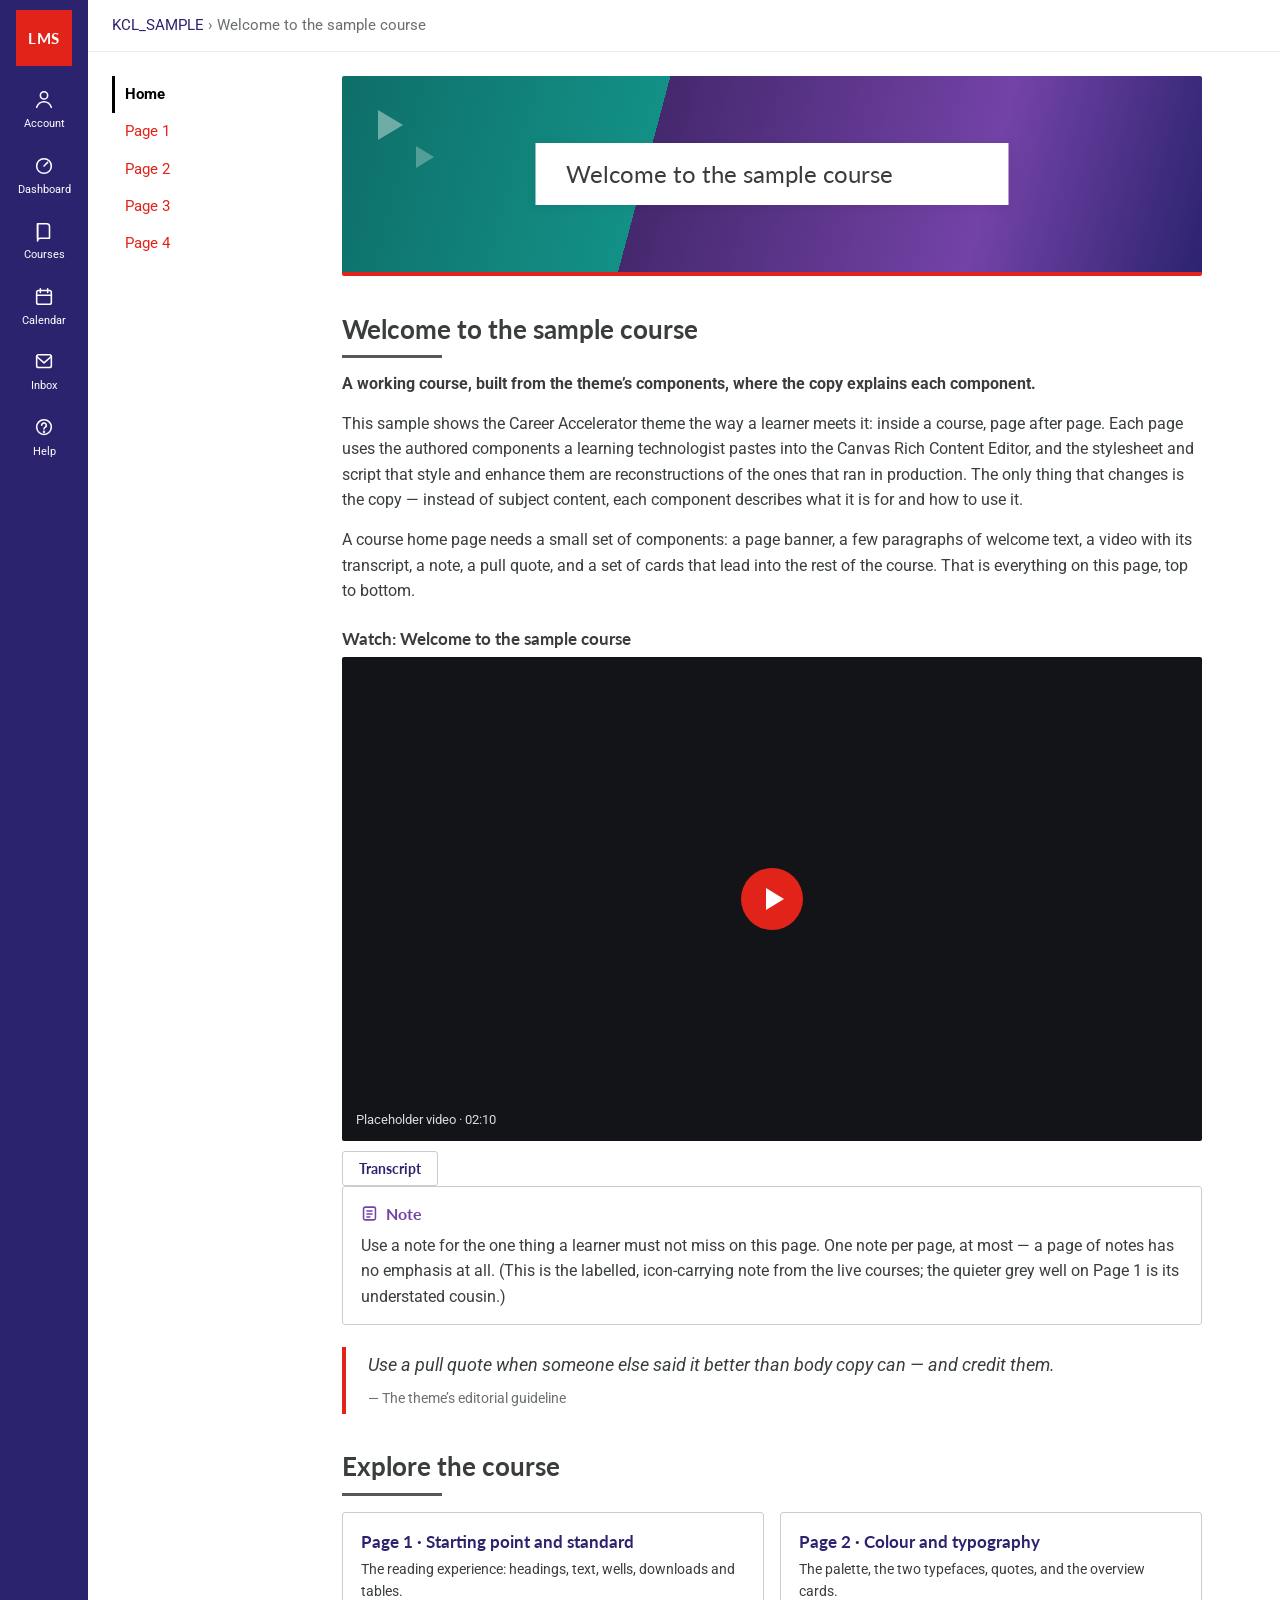
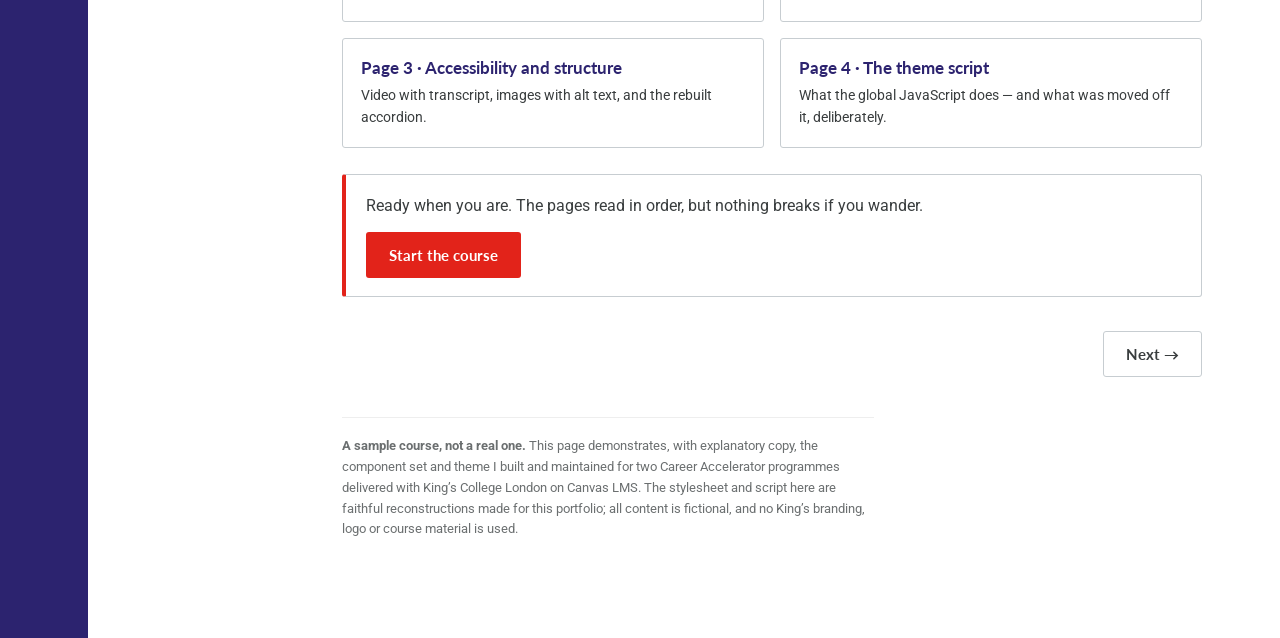
<file: index.html>
<!DOCTYPE html>
<html lang="en">
<head>
<meta charset="utf-8">
<meta name="viewport" content="width=device-width, initial-scale=1">
<title>Welcome to the sample course — KCL_SAMPLE</title>
<link rel="preconnect" href="https://fonts.googleapis.com">
<link rel="preconnect" href="https://fonts.gstatic.com" crossorigin>
<link href="https://fonts.googleapis.com/css2?family=Lato:wght@400;700&family=Roboto:ital,wght@0,400;0,700;1,400&display=swap" rel="stylesheet">
<link rel="stylesheet" href="styles.css">
<script src="theme.js" defer></script>
</head>
<body>
<a class="skip" href="#content">Skip to content</a>
<div class="lms">
  <div class="rail" role="presentation"><div class="logo" aria-hidden="true">LMS</div><a href="#content"><svg viewBox="0 0 22 24" aria-hidden="true"><circle cx="11" cy="7" r="4"/><path d="M3 20c1.5-4 5-6 8-6s6.5 2 8 6"/></svg><span>Account</span></a><a href="#content"><svg viewBox="0 0 22 24" aria-hidden="true"><circle cx="11" cy="12" r="8"/><path d="M11 12l4-4"/></svg><span>Dashboard</span></a><a href="#content"><svg viewBox="0 0 22 24" aria-hidden="true"><path d="M4 4h10a3 3 0 0 1 3 3v13H7a3 3 0 0 0-3 3z"/><path d="M4 4v16"/></svg><span>Courses</span></a><a href="#content"><svg viewBox="0 0 22 24" aria-hidden="true"><rect x="3" y="5" width="16" height="15" rx="2"/><path d="M3 10h16M7 3v4M15 3v4"/></svg><span>Calendar</span></a><a href="#content"><svg viewBox="0 0 22 24" aria-hidden="true"><rect x="3" y="4" width="16" height="14" rx="2"/><path d="M3 6l8 7 8-7"/></svg><span>Inbox</span></a><a href="#content"><svg viewBox="0 0 22 24" aria-hidden="true"><circle cx="11" cy="11" r="8"/><path d="M8.5 9a2.5 2.5 0 1 1 3.5 2.3c-.8.4-1 .9-1 1.7"/><circle cx="11" cy="16" r=".5"/></svg><span>Help</span></a></div>
  <div class="main">
    <div class="crumbs"><a href="index.html">KCL_SAMPLE</a> <span>›</span> <span>Welcome to the sample course</span></div>
    <div class="layout">
      <nav class="coursenav" aria-label="Course navigation"><a href="index.html" aria-current="page">Home</a><a href="reading-content.html">Page 1</a><a href="callouts-navigation.html">Page 2</a><a href="media.html">Page 3</a><a href="interactive-activities.html">Page 4</a></nav>
      <main class="content" id="content">

<div class="banner"><div class="plate"><h1>Welcome to the sample course</h1></div></div>
<h2 class="keyline">Welcome to the sample course</h2>
<p class="lede">A working course, built from the theme’s components, where the copy explains each component.</p>
<p>This sample shows the Career Accelerator theme the way a learner meets it: inside a course, page after page. Each page uses the authored components a learning technologist pastes into the Canvas Rich Content Editor, and the stylesheet and script that style and enhance them are reconstructions of the ones that ran in production. The only thing that changes is the copy — instead of subject content, each component describes what it is for and how to use it.</p>
<p>A course home page needs a small set of components: a page banner, a few paragraphs of welcome text, a video with its transcript, a note, a pull quote, and a set of cards that lead into the rest of the course. That is everything on this page, top to bottom.</p>
<h4>Watch: Welcome to the sample course</h4>
<div class="video"><button class="play" aria-label="Play video (placeholder)"></button><span class="vtitle">Placeholder video · 02:10</span></div>
<button class="transcript-button" aria-expanded="false" aria-controls="transcript-1">Transcript</button>
<div class="transcript box_content" id="transcript-1" hidden>
<p><strong>Transcript.</strong> Every video ships with its transcript, toggled here rather than linked away, so learners who prefer reading stay on the page. In production, transcripts and captions came from the video platform’s transcription workflow — adopted after testing, replacing a separate paid provider.</p>
</div>
<div class="notecard"><span class="nlabel"><svg viewBox="0 0 20 20" aria-hidden="true"><rect x="3" y="2.5" width="14" height="15" rx="2"/><path d="M7 7h6M7 10.5h6M7 14h3.5"/></svg>Note</span>
<p>Use a note for the one thing a learner must not miss on this page. One note per page, at most — a page of notes has no emphasis at all. (This is the labelled, icon-carrying note from the live courses; the quieter grey well on Page 1 is its understated cousin.)</p></div>
<blockquote>Use a pull quote when someone else said it better than body copy can — and credit them.
<span class="credit">— The theme’s editorial guideline</span></blockquote>
<h2 class="keyline">Explore the course</h2>
<div class="cards">
<a class="card" href="reading-content.html"><h3>Page 1 · Starting point and standard</h3><p>The reading experience: headings, text, wells, downloads and tables.</p></a>
<a class="card" href="callouts-navigation.html"><h3>Page 2 · Colour and typography</h3><p>The palette, the two typefaces, quotes, and the overview cards.</p></a>
<a class="card" href="media.html"><h3>Page 3 · Accessibility and structure</h3><p>Video with transcript, images with alt text, and the rebuilt accordion.</p></a>
<a class="card" href="interactive-activities.html"><h3>Page 4 · The theme script</h3><p>What the global JavaScript does — and what was moved off it, deliberately.</p></a>
</div>
<div class="action"><p>Ready when you are. The pages read in order, but nothing breaks if you wander.</p>
<a class="btn btn-primary" href="reading-content.html">Start the course</a></div>
<div class="pager"><span></span><a class="btn btn-secondary" href="reading-content.html">Next →</a></div>

<footer class="note"><p><strong>A sample course, not a real one.</strong> This page demonstrates, with explanatory copy, the component set and theme I built and maintained for two Career Accelerator programmes delivered with King’s College London on Canvas LMS. The stylesheet and script here are faithful reconstructions made for this portfolio; all content is fictional, and no King’s branding, logo or course material is used.</p></footer>
      </main>
    </div>
  </div>
</div>
</body>
</html>
</file>
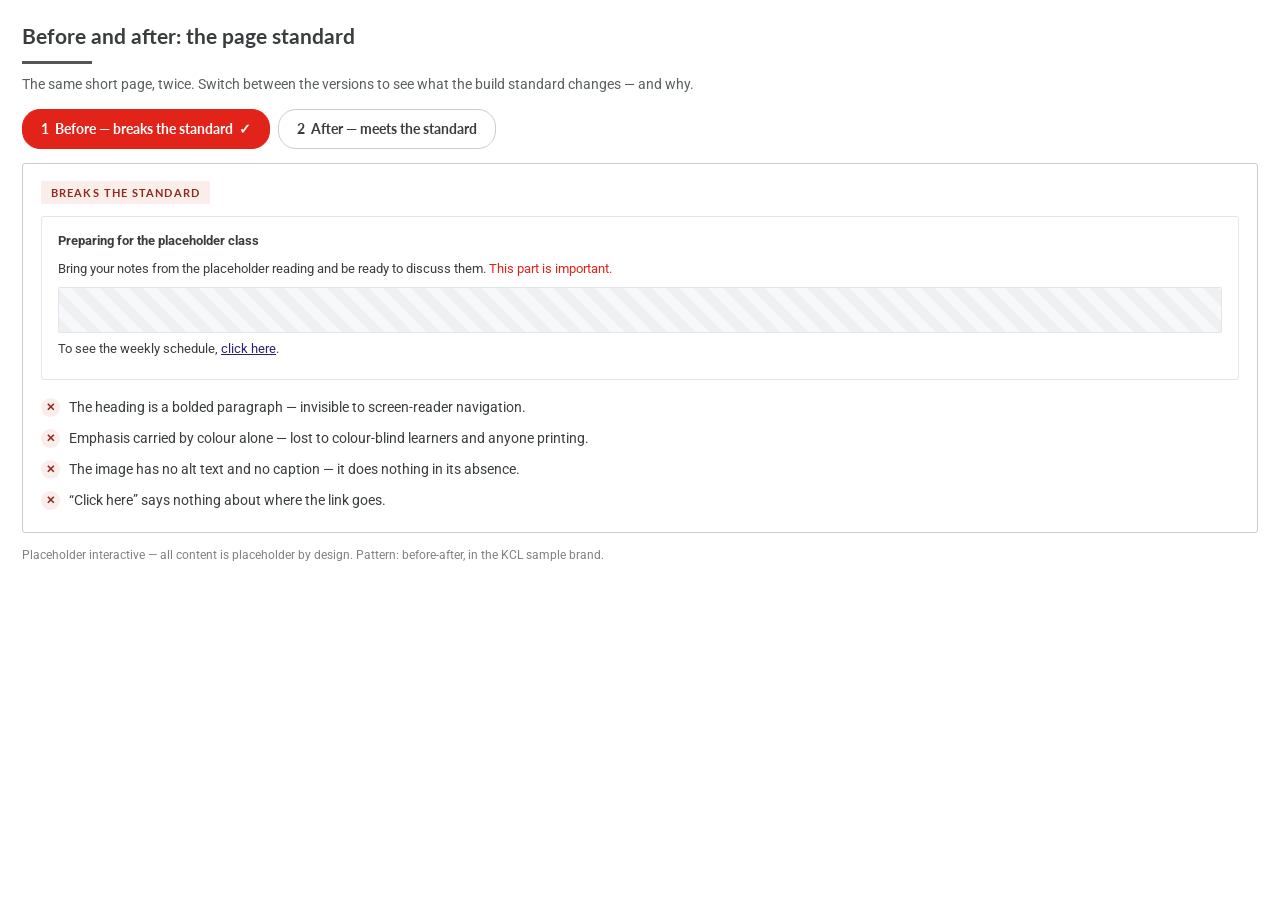
<file: interactives/before-after/index.html>
<!DOCTYPE html>
<html lang="en">
<head>
<meta charset="utf-8">
<meta name="viewport" content="width=device-width, initial-scale=1">
<title>Before and after — KCL sample interactive</title>
<link rel="preconnect" href="https://fonts.googleapis.com">
<link rel="preconnect" href="https://fonts.gstatic.com" crossorigin>
<link href="https://fonts.googleapis.com/css2?family=Lato:wght@400;700&family=Roboto:wght@400;700&display=swap" rel="stylesheet">
<style>
*,*::before,*::after{box-sizing:border-box}
html,body{margin:0}
body{background:#fff;color:#393D3E;font-family:'Roboto',Arial,sans-serif;font-size:15.5px;line-height:1.55;padding:20px 22px}
h1{font-family:'Lato',Arial,sans-serif;font-size:21px;margin:0 0 4px}
h1::after{content:"";display:block;width:70px;border-top:3px solid #575756;margin-top:8px}
.intro{color:#5a5f61;font-size:14px;margin:10px 0 14px}
:focus-visible{outline:3px solid #2C236F;outline-offset:2px;border-radius:2px}
.toggle{display:flex;gap:8px;margin-bottom:14px;flex-wrap:wrap}
.tab{font:inherit;font-family:'Lato';font-weight:700;font-size:14px;border:1.5px solid #C7CDD1;background:#fff;
  border-radius:18px;padding:8px 18px;cursor:pointer;color:#393D3E}
.tab[aria-selected="true"]{background:#E2231A;border-color:#E2231A;color:#fff}
.tab .tk{display:none;margin-left:6px}
.tab[aria-selected="true"] .tk{display:inline}
.panel{border:1px solid #C7CDD1;border-radius:3px;padding:16px 18px}
.panel[hidden]{display:none}
.tag{display:inline-block;font-family:'Lato';font-weight:700;font-size:11px;letter-spacing:.1em;padding:3px 10px;border-radius:2px;margin-bottom:12px}
.tag.bad{background:#FBEDEA;color:#8C2B1D}
.tag.good{background:#E6F2EB;color:#1B6E43}
/* the mock mini-page */
.mock{border:1px solid #E3E5E8;border-radius:3px;padding:14px 16px;background:#fff;margin-bottom:12px}
.mock p{margin:0 0 8px;font-size:13px}
.mock .fakehead{font-weight:700;font-size:13px}
.mock .realhead{font-family:'Lato';font-weight:700;font-size:16px;margin:0 0 2px}
.mock .realhead::after{content:"";display:block;width:50px;border-top:2.5px solid #575756;margin:5px 0 6px}
.mock .redonly{color:#E2231A}
.mock .imgph{height:46px;background:repeating-linear-gradient(45deg,#eef0f2 0 10px,#f7f8f9 10px 20px);border:1px solid #E3E5E8;border-radius:2px;margin-bottom:6px}
.mock .cap{font-size:11px;color:#6b6f70;margin:0 0 4px}
.mock a{color:#2C236F}
.mock .note{border:1px solid #C7CDD1;border-radius:3px;padding:8px 10px;font-size:12.5px;margin-bottom:8px}
.mock .note b{font-family:'Lato';color:#7343A7;display:block;font-size:12px;margin-bottom:2px}
ul.marks{list-style:none;margin:0;padding:0;font-size:13.5px}
ul.marks li{display:flex;gap:9px;padding:5px 0;align-items:flex-start}
.ic{flex:none;width:19px;height:19px;border-radius:50%;font-size:11px;font-weight:700;display:flex;align-items:center;justify-content:center;margin-top:1px}
.ic.x{background:#FBEDEA;color:#8C2B1D}
.ic.v{background:#E6F2EB;color:#1B6E43}
footer{margin-top:14px;font-size:11.5px;color:#818181}
</style>
</head>
<body>
<h1>Before and after: the page standard</h1>
<p class="intro">The same short page, twice. Switch between the versions to see what the build standard changes — and why.</p>

<div class="toggle" role="tablist" aria-label="Before and after">
  <button class="tab" role="tab" id="tb" aria-selected="true" aria-controls="pb">1&nbsp; Before — breaks the standard<span class="tk" aria-hidden="true">✓</span></button>
  <button class="tab" role="tab" id="ta" aria-selected="false" aria-controls="pa" tabindex="-1">2&nbsp; After — meets the standard<span class="tk" aria-hidden="true">✓</span></button>
</div>

<div class="panel" id="pb" role="tabpanel" aria-labelledby="tb">
  <span class="tag bad">BREAKS THE STANDARD</span>
  <div class="mock">
    <p class="fakehead">Preparing for the placeholder class</p>
    <p>Bring your notes from the placeholder reading and be ready to discuss them. <span class="redonly">This part is important.</span></p>
    <div class="imgph"></div>
    <p style="margin-bottom:6px">To see the weekly schedule, <a href="#" onclick="return false">click here</a>.</p>
  </div>
  <ul class="marks">
    <li><span class="ic x" aria-hidden="true">✕</span><span>The heading is a bolded paragraph — invisible to screen-reader navigation.</span></li>
    <li><span class="ic x" aria-hidden="true">✕</span><span>Emphasis carried by colour alone — lost to colour-blind learners and anyone printing.</span></li>
    <li><span class="ic x" aria-hidden="true">✕</span><span>The image has no alt text and no caption — it does nothing in its absence.</span></li>
    <li><span class="ic x" aria-hidden="true">✕</span><span>&ldquo;Click here&rdquo; says nothing about where the link goes.</span></li>
  </ul>
</div>

<div class="panel" id="pa" role="tabpanel" aria-labelledby="ta" hidden>
  <span class="tag good">MEETS THE STANDARD</span>
  <div class="mock">
    <p class="realhead">Preparing for the placeholder class</p>
    <p>Bring your notes from the placeholder reading and be ready to discuss them.</p>
    <div class="note"><b>Note</b>Arrive with one question about the reading — the class starts from your questions.</div>
    <div class="imgph"></div>
    <p class="cap">A placeholder figure, captioned — alt text: &ldquo;Placeholder diagram of the weekly cycle&rdquo;.</p>
    <p style="margin-bottom:6px"><a href="#" onclick="return false">View the weekly schedule</a>.</p>
  </div>
  <ul class="marks">
    <li><span class="ic v" aria-hidden="true">✓</span><span>A real heading, in the heading font with its keyline — navigable and scannable.</span></li>
    <li><span class="ic v" aria-hidden="true">✓</span><span>The important point is a labelled note — structure, not colour, carries the emphasis.</span></li>
    <li><span class="ic v" aria-hidden="true">✓</span><span>The image declares its alt text and carries a caption.</span></li>
    <li><span class="ic v" aria-hidden="true">✓</span><span>The link says where it goes.</span></li>
  </ul>
</div>

<footer>Placeholder interactive — all content is placeholder by design. Pattern: before-after, in the KCL sample brand.</footer>

<script>
(function(){
  var tabs=[document.getElementById('tb'),document.getElementById('ta')];
  var panels=[document.getElementById('pb'),document.getElementById('pa')];
  var cur=0;
  function select(i,focus){
    tabs[cur].setAttribute('aria-selected','false');tabs[cur].tabIndex=-1;panels[cur].hidden=true;
    cur=i;
    tabs[i].setAttribute('aria-selected','true');tabs[i].tabIndex=0;panels[i].hidden=false;
    if(focus)tabs[i].focus();
    report();
  }
  tabs.forEach(function(t,i){
    t.addEventListener('click',function(){select(i);});
    t.addEventListener('keydown',function(e){
      var n=null,k=e.key;
      if(k==='ArrowRight'||k==='ArrowDown'||k==='ArrowLeft'||k==='ArrowUp')n=1-i;
      else if(k==='Home')n=0;else if(k==='End')n=1;
      if(n!==null){e.preventDefault();select(n,true);}
    });
  });
  function report(){try{parent.postMessage({type:'resize',height:document.body.scrollHeight},'*');}catch(e){}}
  window.addEventListener('load',report);
  window.addEventListener('resize',report);
})();
</script>
</body>
</html>
</file>
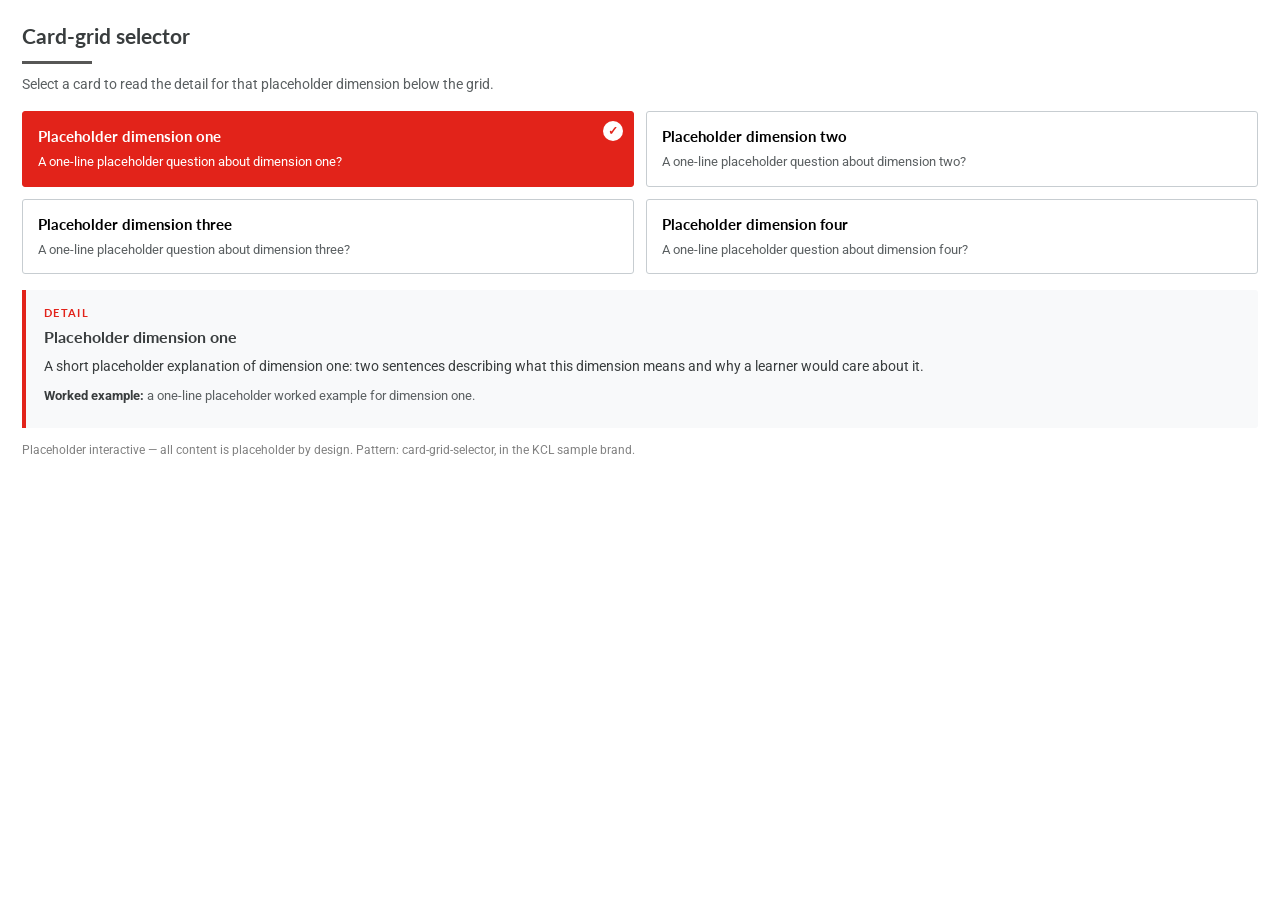
<file: interactives/card-grid-selector/index.html>
<!DOCTYPE html>
<html lang="en">
<head>
<meta charset="utf-8">
<meta name="viewport" content="width=device-width, initial-scale=1">
<title>Card-grid selector — KCL sample interactive</title>
<link rel="preconnect" href="https://fonts.googleapis.com">
<link rel="preconnect" href="https://fonts.gstatic.com" crossorigin>
<link href="https://fonts.googleapis.com/css2?family=Lato:wght@400;700&family=Roboto:wght@400;700&display=swap" rel="stylesheet">
<style>
*,*::before,*::after{box-sizing:border-box}
html,body{margin:0}
body{background:#fff;color:#393D3E;font-family:'Roboto',Arial,sans-serif;font-size:15.5px;line-height:1.55;padding:20px 22px}
h1{font-family:'Lato',Arial,sans-serif;font-size:21px;margin:0 0 4px;color:#393D3E}
h1::after{content:"";display:block;width:70px;border-top:3px solid #575756;margin-top:8px}
.intro{color:#5a5f61;font-size:14px;margin:10px 0 16px}
:focus-visible{outline:3px solid #2C236F;outline-offset:2px;border-radius:2px}
.grid{display:grid;grid-template-columns:1fr 1fr;gap:12px;margin-bottom:16px}
@media(max-width:560px){.grid{grid-template-columns:1fr}}
.card{position:relative;text-align:left;font:inherit;background:#fff;border:1.5px solid #C7CDD1;border-radius:3px;padding:13px 15px;cursor:pointer}
.card b{font-family:'Lato';font-size:15px;display:block;margin-bottom:4px}
.card p{margin:0;font-size:13px;color:#5a5f61}
.card:hover{border-color:#E2231A}
.card[aria-selected="true"]{background:#E2231A;border-color:#E2231A}
.card[aria-selected="true"] b,.card[aria-selected="true"] p{color:#fff}
.tick{position:absolute;top:9px;right:10px;width:20px;height:20px;border-radius:50%;background:#fff;color:#E2231A;
  font-size:12px;font-weight:700;display:none;align-items:center;justify-content:center}
.card[aria-selected="true"] .tick{display:flex}
.panel{border-left:4px solid #E2231A;background:#F8F9FA;border-radius:0 3px 3px 0;padding:14px 18px}
.panel[hidden]{display:none}
.eyebrow{font-family:'Lato';font-size:11px;font-weight:700;letter-spacing:.12em;color:#E2231A;margin-bottom:4px}
.panel h2{font-family:'Lato';font-size:16px;margin:0 0 6px}
.panel p{margin:0 0 8px;font-size:14px}
.panel .ex{font-size:13px;color:#5a5f61}
.panel .ex b{color:#393D3E}
footer{margin-top:14px;font-size:11.5px;color:#818181}
</style>
</head>
<body>
<h1>Card-grid selector</h1>
<p class="intro">Select a card to read the detail for that placeholder dimension below the grid.</p>

<div class="grid" role="tablist" aria-label="Placeholder dimensions">
  <button class="card" role="tab" id="t1" aria-selected="true" aria-controls="p1"><span class="tick" aria-hidden="true">✓</span><b>Placeholder dimension one</b><p>A one-line placeholder question about dimension one?</p></button>
  <button class="card" role="tab" id="t2" aria-selected="false" aria-controls="p2" tabindex="-1"><span class="tick" aria-hidden="true">✓</span><b>Placeholder dimension two</b><p>A one-line placeholder question about dimension two?</p></button>
  <button class="card" role="tab" id="t3" aria-selected="false" aria-controls="p3" tabindex="-1"><span class="tick" aria-hidden="true">✓</span><b>Placeholder dimension three</b><p>A one-line placeholder question about dimension three?</p></button>
  <button class="card" role="tab" id="t4" aria-selected="false" aria-controls="p4" tabindex="-1"><span class="tick" aria-hidden="true">✓</span><b>Placeholder dimension four</b><p>A one-line placeholder question about dimension four?</p></button>
</div>

<div class="panel" id="p1" role="tabpanel" aria-labelledby="t1">
  <div class="eyebrow">DETAIL</div><h2>Placeholder dimension one</h2>
  <p>A short placeholder explanation of dimension one: two sentences describing what this dimension means and why a learner would care about it.</p>
  <p class="ex"><b>Worked example:</b> a one-line placeholder worked example for dimension one.</p>
</div>
<div class="panel" id="p2" role="tabpanel" aria-labelledby="t2" hidden>
  <div class="eyebrow">DETAIL</div><h2>Placeholder dimension two</h2>
  <p>A short placeholder explanation of dimension two: two sentences describing what this dimension means and why a learner would care about it.</p>
  <p class="ex"><b>Worked example:</b> a one-line placeholder worked example for dimension two.</p>
</div>
<div class="panel" id="p3" role="tabpanel" aria-labelledby="t3" hidden>
  <div class="eyebrow">DETAIL</div><h2>Placeholder dimension three</h2>
  <p>A short placeholder explanation of dimension three: two sentences describing what this dimension means and why a learner would care about it.</p>
  <p class="ex"><b>Worked example:</b> a one-line placeholder worked example for dimension three.</p>
</div>
<div class="panel" id="p4" role="tabpanel" aria-labelledby="t4" hidden>
  <div class="eyebrow">DETAIL</div><h2>Placeholder dimension four</h2>
  <p>A short placeholder explanation of dimension four: two sentences describing what this dimension means and why a learner would care about it.</p>
  <p class="ex"><b>Worked example:</b> a one-line placeholder worked example for dimension four.</p>
</div>

<footer>Placeholder interactive — all content is placeholder by design. Pattern: card-grid-selector, in the KCL sample brand.</footer>

<script>
(function(){
  var tabs=[].slice.call(document.querySelectorAll('[role=tab]'));
  var panels=tabs.map(function(t){return document.getElementById(t.getAttribute('aria-controls'));});
  var cur=0;
  function select(i,focus){
    tabs[cur].setAttribute('aria-selected','false');tabs[cur].tabIndex=-1;panels[cur].hidden=true;
    cur=i;
    tabs[i].setAttribute('aria-selected','true');tabs[i].tabIndex=0;panels[i].hidden=false;
    if(focus)tabs[i].focus();
    report();
  }
  tabs.forEach(function(t,i){
    t.addEventListener('click',function(){select(i);});
    t.addEventListener('keydown',function(e){
      var n=null,k=e.key;
      if(k==='ArrowRight'||k==='ArrowDown')n=(i+1)%tabs.length;
      else if(k==='ArrowLeft'||k==='ArrowUp')n=(i-1+tabs.length)%tabs.length;
      else if(k==='Home')n=0;else if(k==='End')n=tabs.length-1;
      if(n!==null){e.preventDefault();select(n,true);}
    });
  });
  function report(){
    try{parent.postMessage({type:'resize',height:document.body.scrollHeight},'*');}catch(e){}
  }
  window.addEventListener('load',report);
  window.addEventListener('resize',report);
})();
</script>
</body>
</html>
</file>
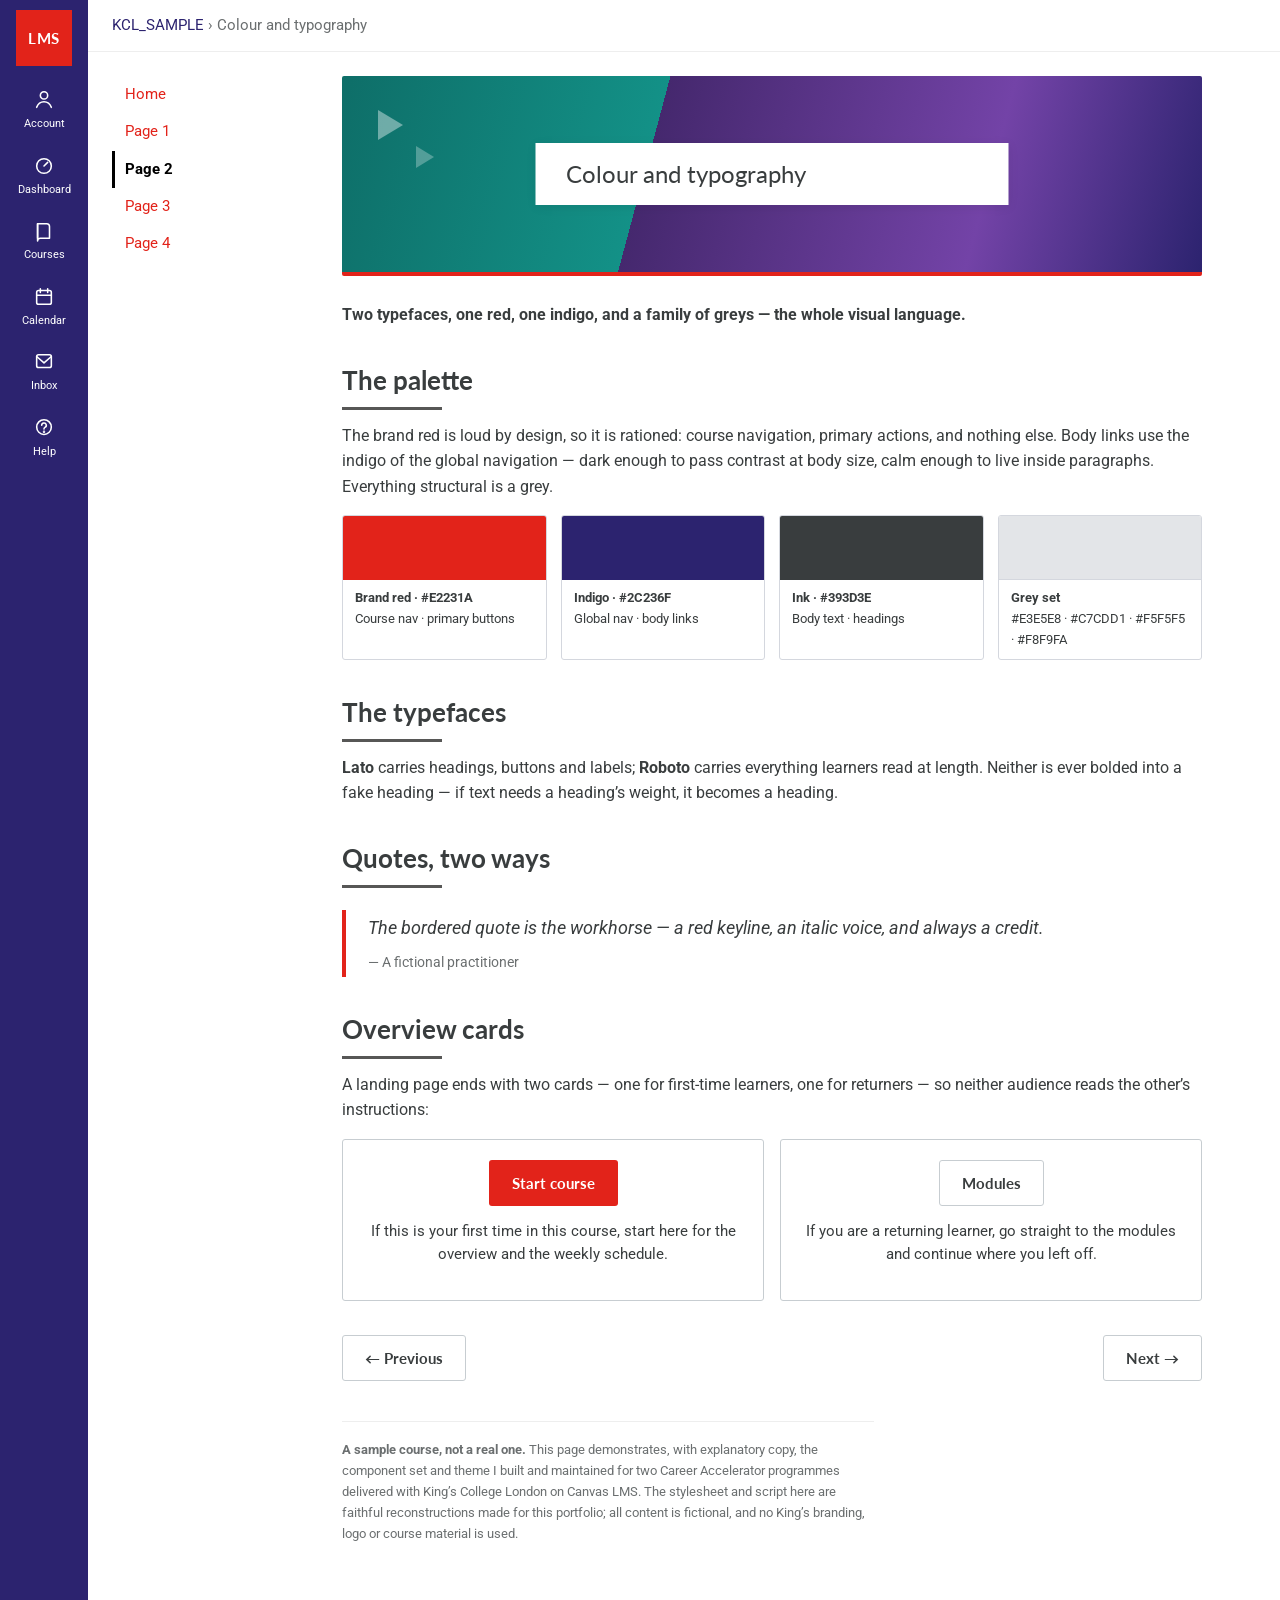
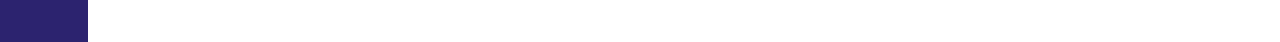
<file: callouts-navigation.html>
<!DOCTYPE html>
<html lang="en">
<head>
<meta charset="utf-8">
<meta name="viewport" content="width=device-width, initial-scale=1">
<title>Colour and typography — KCL_SAMPLE</title>
<link rel="preconnect" href="https://fonts.googleapis.com">
<link rel="preconnect" href="https://fonts.gstatic.com" crossorigin>
<link href="https://fonts.googleapis.com/css2?family=Lato:wght@400;700&family=Roboto:ital,wght@0,400;0,700;1,400&display=swap" rel="stylesheet">
<link rel="stylesheet" href="styles.css">
<script src="theme.js" defer></script>
</head>
<body>
<a class="skip" href="#content">Skip to content</a>
<div class="lms">
  <div class="rail" role="presentation"><div class="logo" aria-hidden="true">LMS</div><a href="#content"><svg viewBox="0 0 22 24" aria-hidden="true"><circle cx="11" cy="7" r="4"/><path d="M3 20c1.5-4 5-6 8-6s6.5 2 8 6"/></svg><span>Account</span></a><a href="#content"><svg viewBox="0 0 22 24" aria-hidden="true"><circle cx="11" cy="12" r="8"/><path d="M11 12l4-4"/></svg><span>Dashboard</span></a><a href="#content"><svg viewBox="0 0 22 24" aria-hidden="true"><path d="M4 4h10a3 3 0 0 1 3 3v13H7a3 3 0 0 0-3 3z"/><path d="M4 4v16"/></svg><span>Courses</span></a><a href="#content"><svg viewBox="0 0 22 24" aria-hidden="true"><rect x="3" y="5" width="16" height="15" rx="2"/><path d="M3 10h16M7 3v4M15 3v4"/></svg><span>Calendar</span></a><a href="#content"><svg viewBox="0 0 22 24" aria-hidden="true"><rect x="3" y="4" width="16" height="14" rx="2"/><path d="M3 6l8 7 8-7"/></svg><span>Inbox</span></a><a href="#content"><svg viewBox="0 0 22 24" aria-hidden="true"><circle cx="11" cy="11" r="8"/><path d="M8.5 9a2.5 2.5 0 1 1 3.5 2.3c-.8.4-1 .9-1 1.7"/><circle cx="11" cy="16" r=".5"/></svg><span>Help</span></a></div>
  <div class="main">
    <div class="crumbs"><a href="index.html">KCL_SAMPLE</a> <span>›</span> <span>Colour and typography</span></div>
    <div class="layout">
      <nav class="coursenav" aria-label="Course navigation"><a href="index.html">Home</a><a href="reading-content.html">Page 1</a><a href="callouts-navigation.html" aria-current="page">Page 2</a><a href="media.html">Page 3</a><a href="interactive-activities.html">Page 4</a></nav>
      <main class="content" id="content">

<div class="banner"><div class="plate"><h1>Colour and typography</h1></div></div>
<p class="lede">Two typefaces, one red, one indigo, and a family of greys — the whole visual language.</p>
<h2 class="keyline">The palette</h2>
<p>The brand red is loud by design, so it is rationed: course navigation, primary actions, and nothing else. Body links use the indigo of the global navigation — dark enough to pass contrast at body size, calm enough to live inside paragraphs. Everything structural is a grey.</p>
<div class="swatches">
<div class="swatch"><div class="chip" style="background:#E2231A"></div><div class="meta"><b>Brand red · #E2231A</b>Course nav · primary buttons</div></div>
<div class="swatch"><div class="chip" style="background:#2C236F"></div><div class="meta"><b>Indigo · #2C236F</b>Global nav · body links</div></div>
<div class="swatch"><div class="chip" style="background:#393D3E"></div><div class="meta"><b>Ink · #393D3E</b>Body text · headings</div></div>
<div class="swatch"><div class="chip" style="background:#E3E5E8;border-bottom:1px solid #D4D7DE"></div><div class="meta"><b>Grey set</b>#E3E5E8 · #C7CDD1 · #F5F5F5 · #F8F9FA</div></div>
</div>
<h2 class="keyline">The typefaces</h2>
<p><strong>Lato</strong> carries headings, buttons and labels; <strong>Roboto</strong> carries everything learners read at length. Neither is ever bolded into a fake heading — if text needs a heading’s weight, it becomes a heading.</p>
<h2 class="keyline">Quotes, two ways</h2>
<blockquote>The bordered quote is the workhorse — a red keyline, an italic voice, and always a credit.
<span class="credit">— A fictional practitioner</span></blockquote>
<h2 class="keyline">Overview cards</h2>
<p>A landing page ends with two cards — one for first-time learners, one for returners — so neither audience reads the other’s instructions:</p>
<div class="cards">
<div class="overview-card"><p><a class="btn btn-primary" href="#" onclick="return false">Start course</a></p>
<p>If this is your first time in this course, start here for the overview and the weekly schedule.</p></div>
<div class="overview-card"><p><a class="btn btn-secondary" href="#" onclick="return false">Modules</a></p>
<p>If you are a returning learner, go straight to the modules and continue where you left off.</p></div>
</div>
<div class="pager"><a class="btn btn-secondary" href="reading-content.html">← Previous</a><a class="btn btn-secondary" href="media.html">Next →</a></div>

<footer class="note"><p><strong>A sample course, not a real one.</strong> This page demonstrates, with explanatory copy, the component set and theme I built and maintained for two Career Accelerator programmes delivered with King’s College London on Canvas LMS. The stylesheet and script here are faithful reconstructions made for this portfolio; all content is fictional, and no King’s branding, logo or course material is used.</p></footer>
      </main>
    </div>
  </div>
</div>
</body>
</html>
</file>
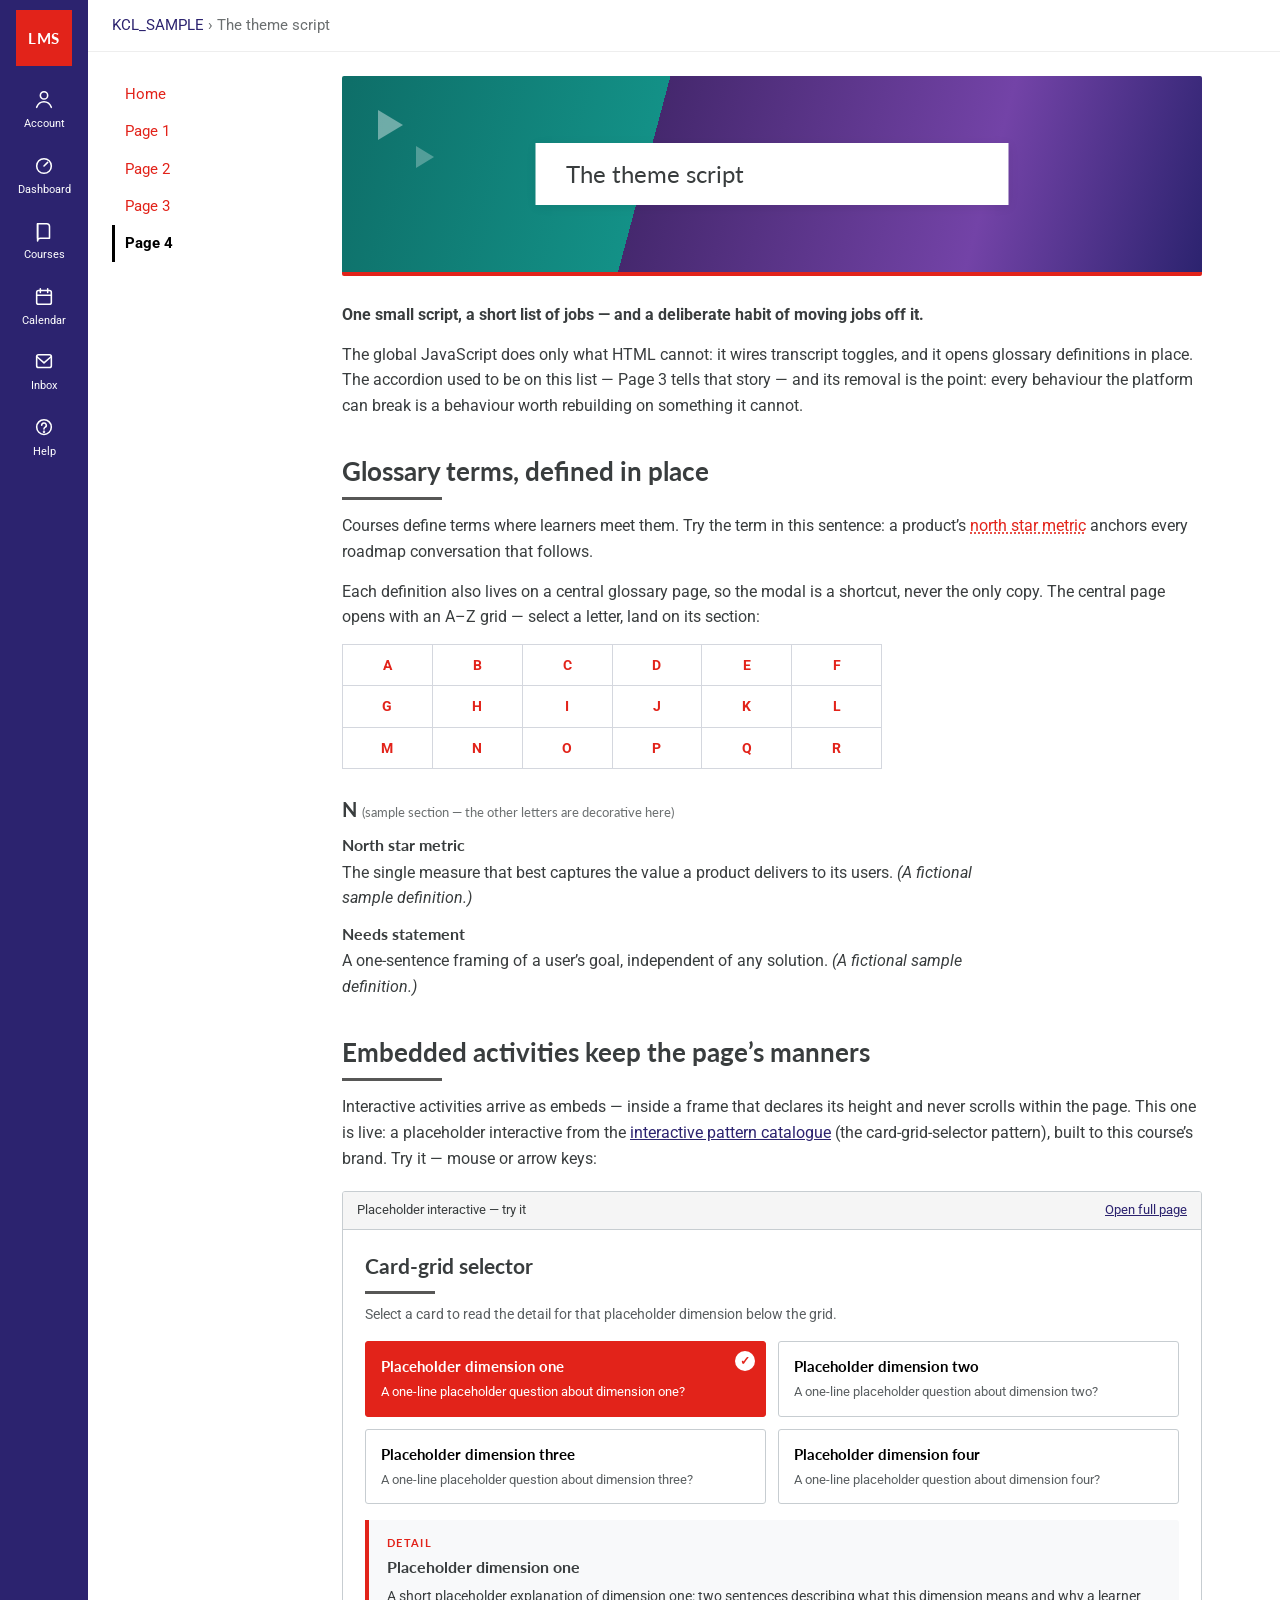
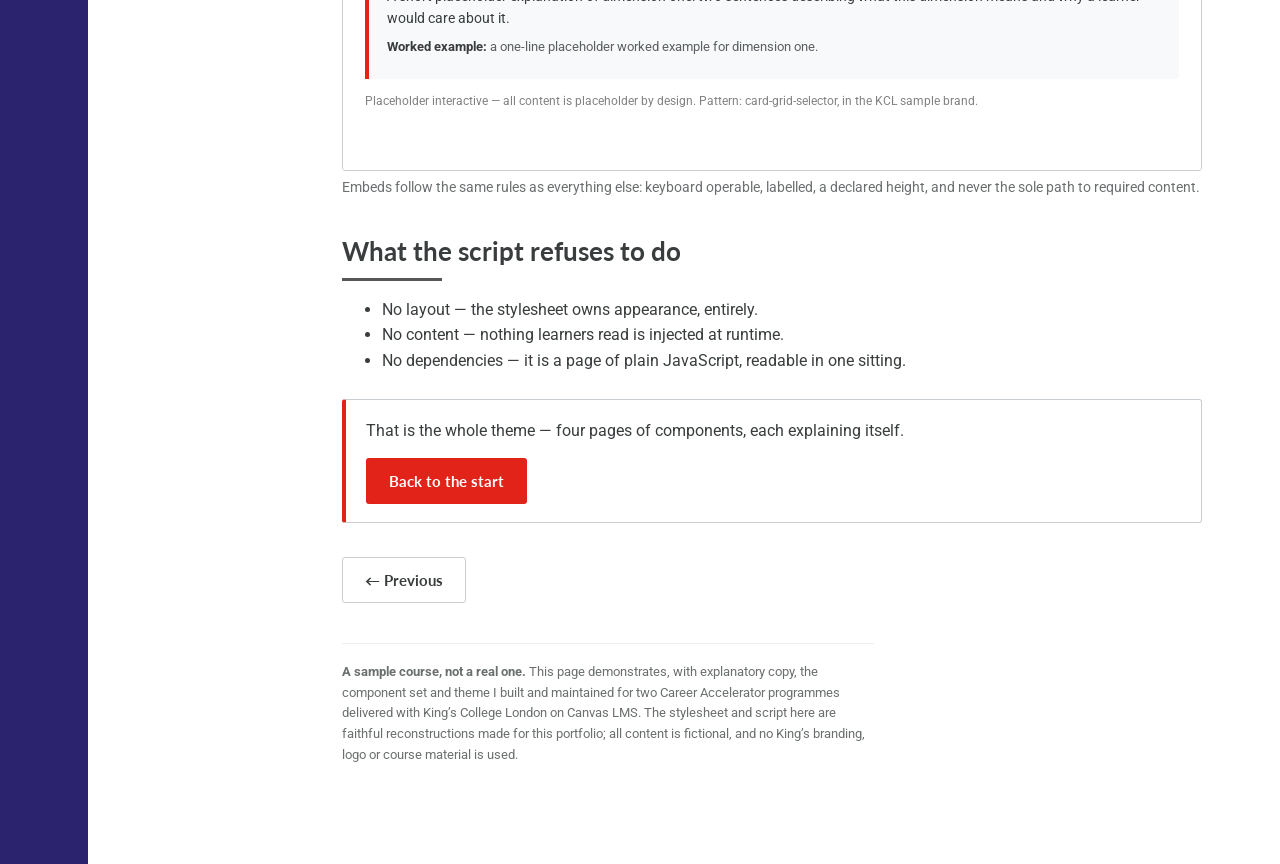
<file: interactive-activities.html>
<!DOCTYPE html>
<html lang="en">
<head>
<meta charset="utf-8">
<meta name="viewport" content="width=device-width, initial-scale=1">
<title>The theme script — KCL_SAMPLE</title>
<link rel="preconnect" href="https://fonts.googleapis.com">
<link rel="preconnect" href="https://fonts.gstatic.com" crossorigin>
<link href="https://fonts.googleapis.com/css2?family=Lato:wght@400;700&family=Roboto:ital,wght@0,400;0,700;1,400&display=swap" rel="stylesheet">
<link rel="stylesheet" href="styles.css">
<script src="theme.js" defer></script>
</head>
<body>
<a class="skip" href="#content">Skip to content</a>
<div class="lms">
  <div class="rail" role="presentation"><div class="logo" aria-hidden="true">LMS</div><a href="#content"><svg viewBox="0 0 22 24" aria-hidden="true"><circle cx="11" cy="7" r="4"/><path d="M3 20c1.5-4 5-6 8-6s6.5 2 8 6"/></svg><span>Account</span></a><a href="#content"><svg viewBox="0 0 22 24" aria-hidden="true"><circle cx="11" cy="12" r="8"/><path d="M11 12l4-4"/></svg><span>Dashboard</span></a><a href="#content"><svg viewBox="0 0 22 24" aria-hidden="true"><path d="M4 4h10a3 3 0 0 1 3 3v13H7a3 3 0 0 0-3 3z"/><path d="M4 4v16"/></svg><span>Courses</span></a><a href="#content"><svg viewBox="0 0 22 24" aria-hidden="true"><rect x="3" y="5" width="16" height="15" rx="2"/><path d="M3 10h16M7 3v4M15 3v4"/></svg><span>Calendar</span></a><a href="#content"><svg viewBox="0 0 22 24" aria-hidden="true"><rect x="3" y="4" width="16" height="14" rx="2"/><path d="M3 6l8 7 8-7"/></svg><span>Inbox</span></a><a href="#content"><svg viewBox="0 0 22 24" aria-hidden="true"><circle cx="11" cy="11" r="8"/><path d="M8.5 9a2.5 2.5 0 1 1 3.5 2.3c-.8.4-1 .9-1 1.7"/><circle cx="11" cy="16" r=".5"/></svg><span>Help</span></a></div>
  <div class="main">
    <div class="crumbs"><a href="index.html">KCL_SAMPLE</a> <span>›</span> <span>The theme script</span></div>
    <div class="layout">
      <nav class="coursenav" aria-label="Course navigation"><a href="index.html">Home</a><a href="reading-content.html">Page 1</a><a href="callouts-navigation.html">Page 2</a><a href="media.html">Page 3</a><a href="interactive-activities.html" aria-current="page">Page 4</a></nav>
      <main class="content" id="content">

<div class="banner"><div class="plate"><h1>The theme script</h1></div></div>
<p class="lede">One small script, a short list of jobs — and a deliberate habit of moving jobs off it.</p>
<p>The global JavaScript does only what HTML cannot: it wires transcript toggles, and it opens glossary definitions in place. The accordion used to be on this list — Page 3 tells that story — and its removal is the point: every behaviour the platform can break is a behaviour worth rebuilding on something it cannot.</p>
<h2 class="keyline">Glossary terms, defined in place</h2>
<p>Courses define terms where learners meet them. Try the term in this sentence: a product’s <a class="glossary" href="#" data-glossary="g-northstar">north star metric</a> anchors every roadmap conversation that follows.</p>
<dialog class="glossary-modal" id="g-northstar">
<button class="close" aria-label="Close definition">×</button>
<h3>North star metric</h3>
<p>The single measure that best captures the value a product delivers to its users. <em>(A fictional sample definition.)</em></p>
<p><a href="#" onclick="return false">See the full glossary →</a></p>
</dialog>
<p>Each definition also lives on a central glossary page, so the modal is a shortcut, never the only copy. The central page opens with an A–Z grid — select a letter, land on its section:</p>
<div class="azgrid" aria-label="Glossary A to Z (sample)">
<a href="#gloss-n" onclick="return false">A</a><a href="#gloss-n" onclick="return false">B</a><a href="#gloss-n" onclick="return false">C</a><a href="#gloss-n" onclick="return false">D</a><a href="#gloss-n" onclick="return false">E</a><a href="#gloss-n" onclick="return false">F</a>
<a href="#gloss-n" onclick="return false">G</a><a href="#gloss-n" onclick="return false">H</a><a href="#gloss-n" onclick="return false">I</a><a href="#gloss-n" onclick="return false">J</a><a href="#gloss-n" onclick="return false">K</a><a href="#gloss-n" onclick="return false">L</a>
<a href="#gloss-n" onclick="return false">M</a><a href="#gloss-n">N</a><a href="#gloss-n" onclick="return false">O</a><a href="#gloss-n" onclick="return false">P</a><a href="#gloss-n" onclick="return false">Q</a><a href="#gloss-n" onclick="return false">R</a>
</div>
<h3 id="gloss-n">N <span style="font-weight:400;font-size:13px;color:#6b6f70">(sample section — the other letters are decorative here)</span></h3>
<dl class="gloss">
<dt>North star metric</dt>
<dd>The single measure that best captures the value a product delivers to its users. <em>(A fictional sample definition.)</em></dd>
<dt>Needs statement</dt>
<dd>A one-sentence framing of a user’s goal, independent of any solution. <em>(A fictional sample definition.)</em></dd>
</dl>
<h2 class="keyline">Embedded activities keep the page’s manners</h2>
<p>Interactive activities arrive as embeds — inside a frame that declares its height and never scrolls within the page. This one is live: a placeholder interactive from the <a href="https://aidacarlon01.github.io/interactive-catalogue/" target="_blank" rel="noopener">interactive pattern catalogue</a> (the card-grid-selector pattern), built to this course’s brand. Try it — mouse or arrow keys:</p>
<figure>
<div style="border:1px solid var(--grey-border);border-radius:3px;overflow:hidden">
<div style="display:flex;justify-content:space-between;align-items:center;background:var(--grey-well);border-bottom:1px solid var(--grey-border);padding:8px 14px;font-size:13px"><span>Placeholder interactive — try it</span><a href="interactives/card-grid-selector/index.html" target="_blank" rel="noopener">Open full page</a></div>
<iframe src="interactives/card-grid-selector/index.html" title="Card-grid selector placeholder interactive" width="100%" height="540" loading="lazy" style="display:block;border:0"></iframe>
</div>
<figcaption>Embeds follow the same rules as everything else: keyboard operable, labelled, a declared height, and never the sole path to required content.</figcaption>
</figure>
<h2 class="keyline">What the script refuses to do</h2>
<ul>
<li>No layout — the stylesheet owns appearance, entirely.</li>
<li>No content — nothing learners read is injected at runtime.</li>
<li>No dependencies — it is a page of plain JavaScript, readable in one sitting.</li>
</ul>
<div class="action"><p>That is the whole theme — four pages of components, each explaining itself.</p>
<a class="btn btn-primary" href="index.html">Back to the start</a></div>
<div class="pager"><a class="btn btn-secondary" href="media.html">← Previous</a><span></span></div>

<footer class="note"><p><strong>A sample course, not a real one.</strong> This page demonstrates, with explanatory copy, the component set and theme I built and maintained for two Career Accelerator programmes delivered with King’s College London on Canvas LMS. The stylesheet and script here are faithful reconstructions made for this portfolio; all content is fictional, and no King’s branding, logo or course material is used.</p></footer>
      </main>
    </div>
  </div>
</div>
</body>
</html>
</file>
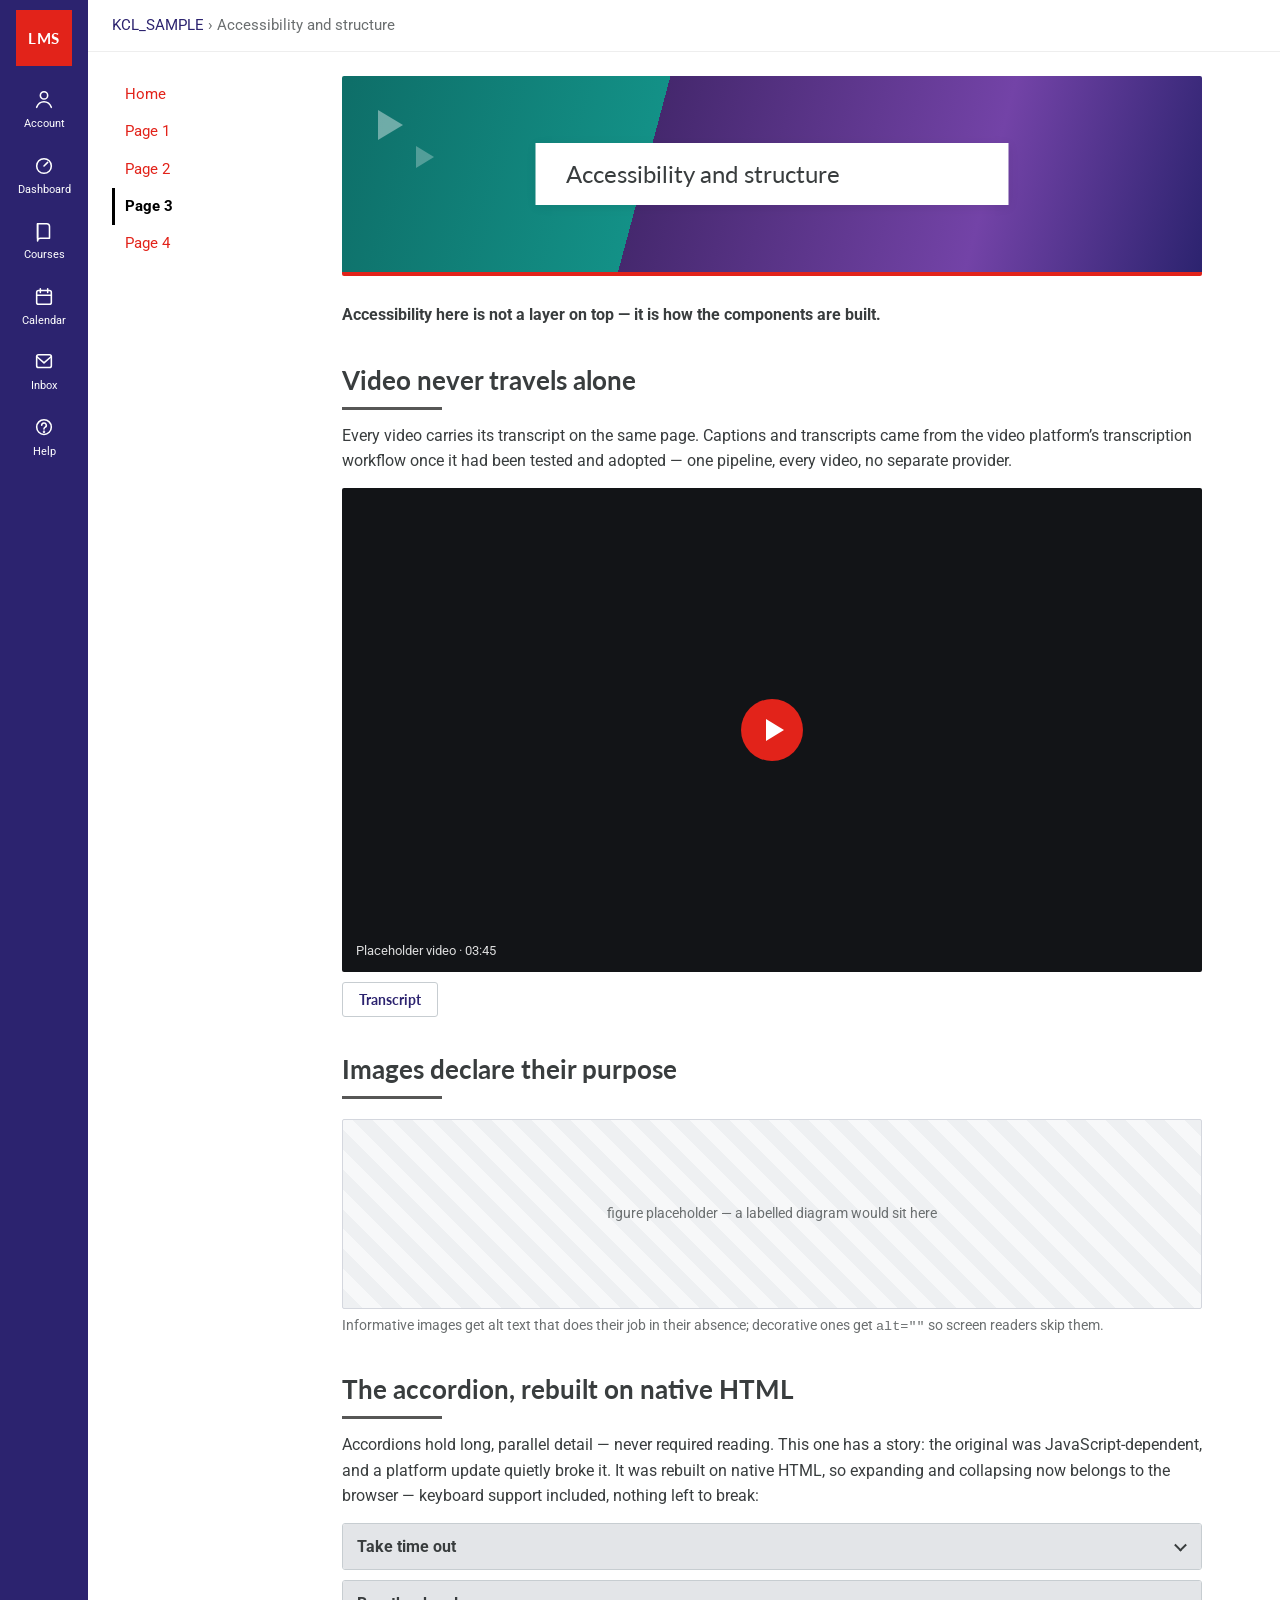
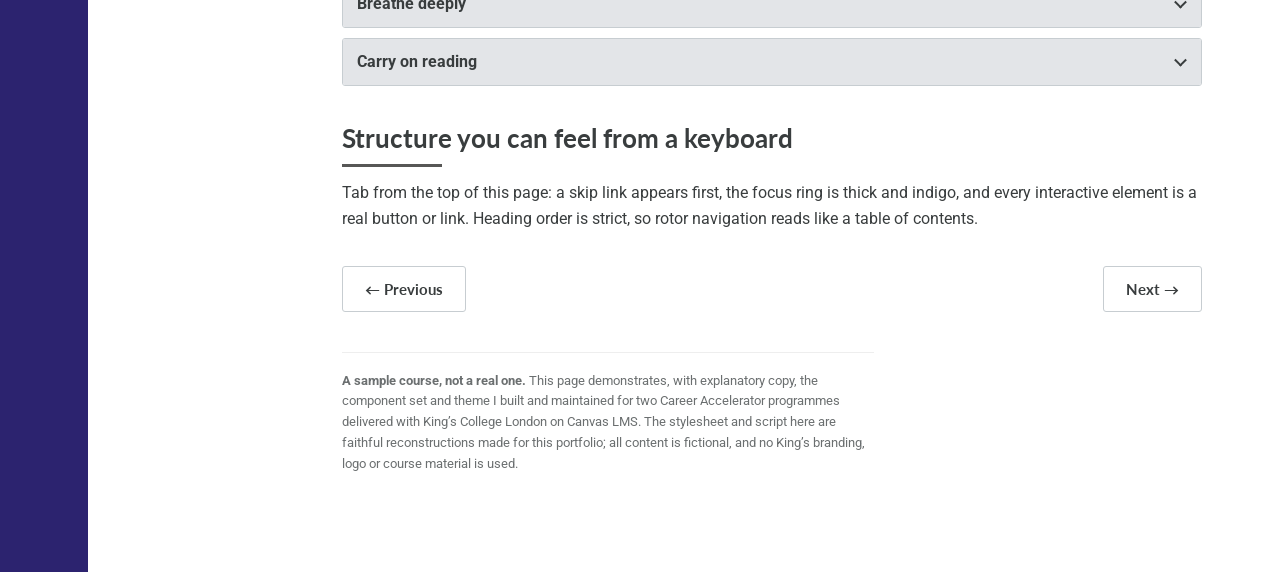
<file: media.html>
<!DOCTYPE html>
<html lang="en">
<head>
<meta charset="utf-8">
<meta name="viewport" content="width=device-width, initial-scale=1">
<title>Accessibility and structure — KCL_SAMPLE</title>
<link rel="preconnect" href="https://fonts.googleapis.com">
<link rel="preconnect" href="https://fonts.gstatic.com" crossorigin>
<link href="https://fonts.googleapis.com/css2?family=Lato:wght@400;700&family=Roboto:ital,wght@0,400;0,700;1,400&display=swap" rel="stylesheet">
<link rel="stylesheet" href="styles.css">
<script src="theme.js" defer></script>
</head>
<body>
<a class="skip" href="#content">Skip to content</a>
<div class="lms">
  <div class="rail" role="presentation"><div class="logo" aria-hidden="true">LMS</div><a href="#content"><svg viewBox="0 0 22 24" aria-hidden="true"><circle cx="11" cy="7" r="4"/><path d="M3 20c1.5-4 5-6 8-6s6.5 2 8 6"/></svg><span>Account</span></a><a href="#content"><svg viewBox="0 0 22 24" aria-hidden="true"><circle cx="11" cy="12" r="8"/><path d="M11 12l4-4"/></svg><span>Dashboard</span></a><a href="#content"><svg viewBox="0 0 22 24" aria-hidden="true"><path d="M4 4h10a3 3 0 0 1 3 3v13H7a3 3 0 0 0-3 3z"/><path d="M4 4v16"/></svg><span>Courses</span></a><a href="#content"><svg viewBox="0 0 22 24" aria-hidden="true"><rect x="3" y="5" width="16" height="15" rx="2"/><path d="M3 10h16M7 3v4M15 3v4"/></svg><span>Calendar</span></a><a href="#content"><svg viewBox="0 0 22 24" aria-hidden="true"><rect x="3" y="4" width="16" height="14" rx="2"/><path d="M3 6l8 7 8-7"/></svg><span>Inbox</span></a><a href="#content"><svg viewBox="0 0 22 24" aria-hidden="true"><circle cx="11" cy="11" r="8"/><path d="M8.5 9a2.5 2.5 0 1 1 3.5 2.3c-.8.4-1 .9-1 1.7"/><circle cx="11" cy="16" r=".5"/></svg><span>Help</span></a></div>
  <div class="main">
    <div class="crumbs"><a href="index.html">KCL_SAMPLE</a> <span>›</span> <span>Accessibility and structure</span></div>
    <div class="layout">
      <nav class="coursenav" aria-label="Course navigation"><a href="index.html">Home</a><a href="reading-content.html">Page 1</a><a href="callouts-navigation.html">Page 2</a><a href="media.html" aria-current="page">Page 3</a><a href="interactive-activities.html">Page 4</a></nav>
      <main class="content" id="content">

<div class="banner"><div class="plate"><h1>Accessibility and structure</h1></div></div>
<p class="lede">Accessibility here is not a layer on top — it is how the components are built.</p>
<h2 class="keyline">Video never travels alone</h2>
<p>Every video carries its transcript on the same page. Captions and transcripts came from the video platform’s transcription workflow once it had been tested and adopted — one pipeline, every video, no separate provider.</p>
<div class="video"><button class="play" aria-label="Play video (placeholder)"></button><span class="vtitle">Placeholder video · 03:45</span></div>
<button class="transcript-button" aria-expanded="false" aria-controls="transcript-2">Transcript</button>
<div class="transcript box_content" id="transcript-2" hidden>
<p><strong>Transcript.</strong> A transcript is a reading experience, not a compliance artefact — full sentences, speaker labels when they matter, and the same typography as the rest of the page.</p>
</div>
<h2 class="keyline">Images declare their purpose</h2>
<figure>
<div class="imgph">figure placeholder — a labelled diagram would sit here</div>
<figcaption>Informative images get alt text that does their job in their absence; decorative ones get <code>alt=""</code> so screen readers skip them.</figcaption>
</figure>
<h2 class="keyline">The accordion, rebuilt on native HTML</h2>
<p>Accordions hold long, parallel detail — never required reading. This one has a story: the original was JavaScript-dependent, and a platform update quietly broke it. It was rebuilt on native HTML, so expanding and collapsing now belongs to the browser — keyboard support included, nothing left to break:</p>
<details class="accordion">
<summary>Take time out</summary>
<div class="panel"><p>Each accordion opens with a lead-in sentence on the page, so the hidden content is optional depth — a learner who never opens it misses detail, not meaning.</p></div>
</details>
<details class="accordion">
<summary>Breathe deeply</summary>
<div class="panel"><p>Headings in a set share one grammatical shape — all verb-first here — and stay short enough to hold one line.</p></div>
</details>
<details class="accordion">
<summary>Carry on reading</summary>
<div class="panel"><p>Between three and ten lines per panel. Less belongs in the paragraph above; more deserves its own page.</p></div>
</details>
<h2 class="keyline">Structure you can feel from a keyboard</h2>
<p>Tab from the top of this page: a skip link appears first, the focus ring is thick and indigo, and every interactive element is a real button or link. Heading order is strict, so rotor navigation reads like a table of contents.</p>
<div class="pager"><a class="btn btn-secondary" href="callouts-navigation.html">← Previous</a><a class="btn btn-secondary" href="interactive-activities.html">Next →</a></div>

<footer class="note"><p><strong>A sample course, not a real one.</strong> This page demonstrates, with explanatory copy, the component set and theme I built and maintained for two Career Accelerator programmes delivered with King’s College London on Canvas LMS. The stylesheet and script here are faithful reconstructions made for this portfolio; all content is fictional, and no King’s branding, logo or course material is used.</p></footer>
      </main>
    </div>
  </div>
</div>
</body>
</html>
</file>
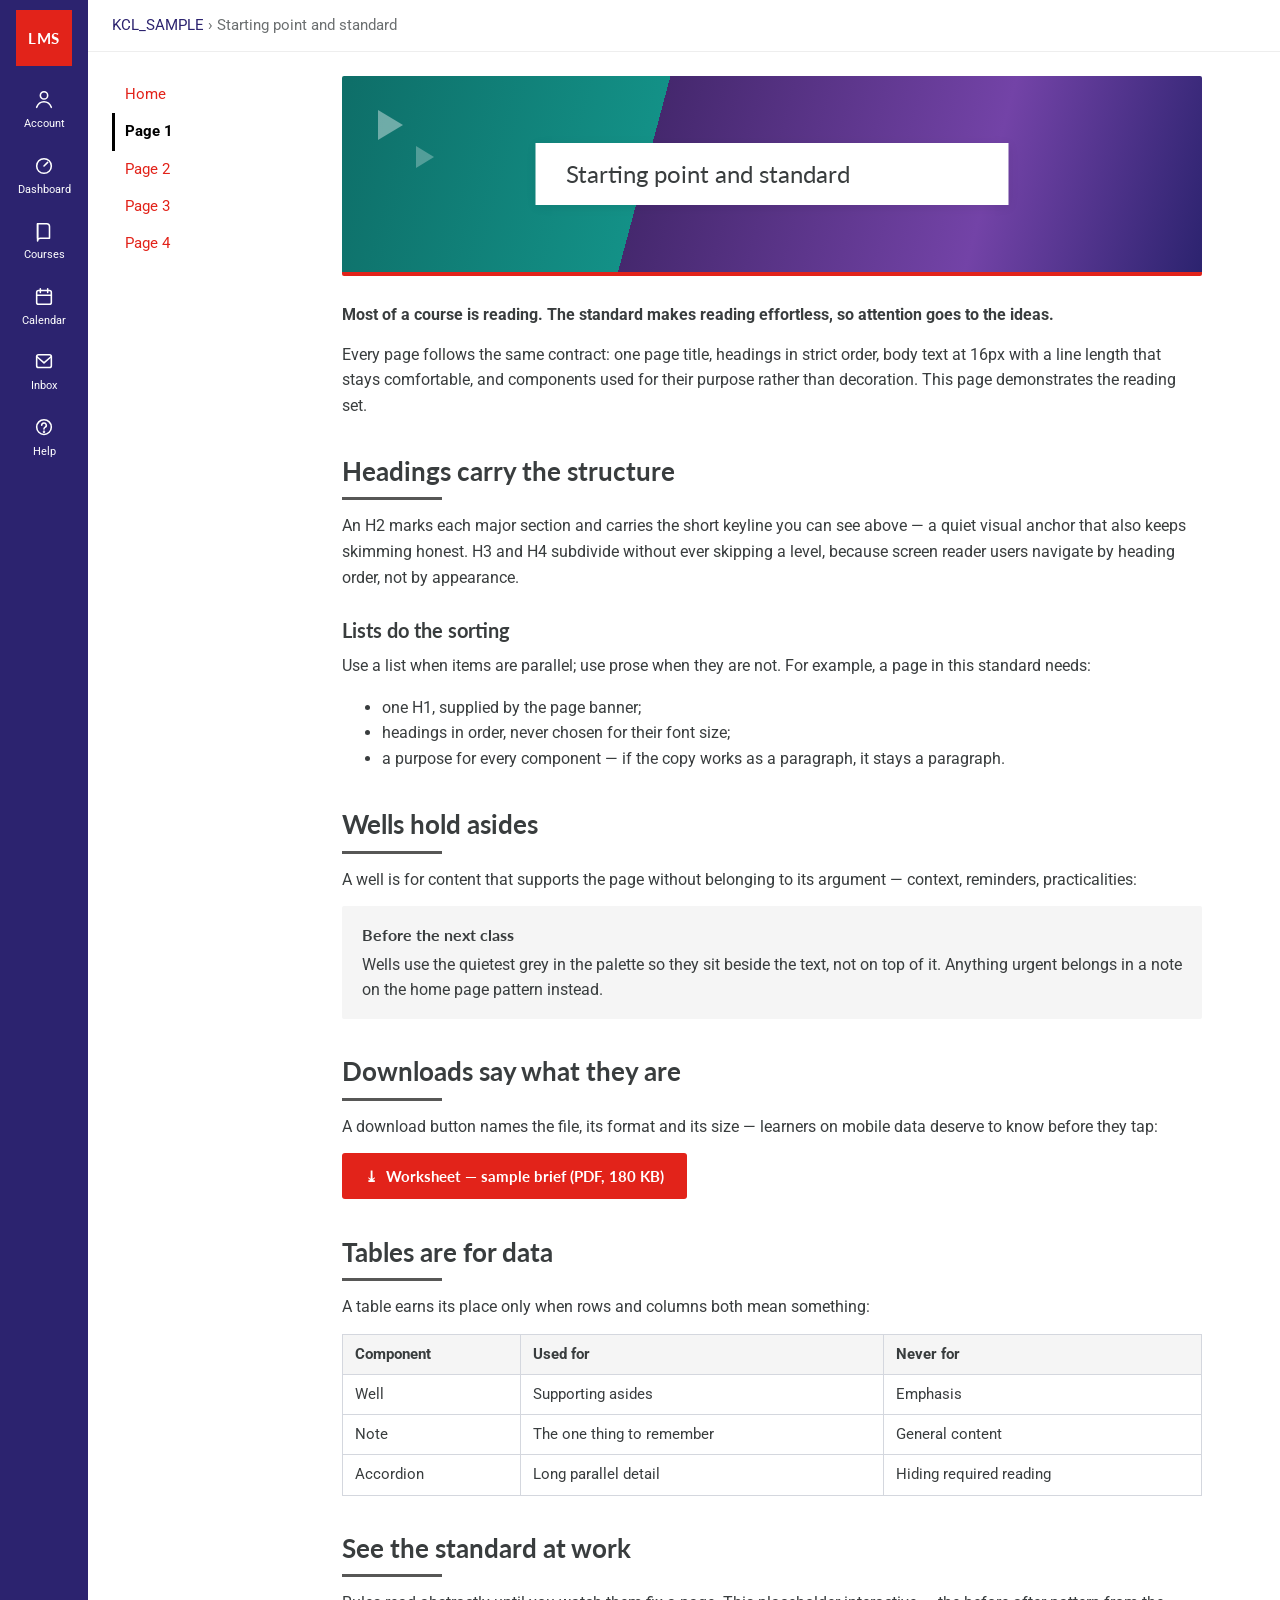
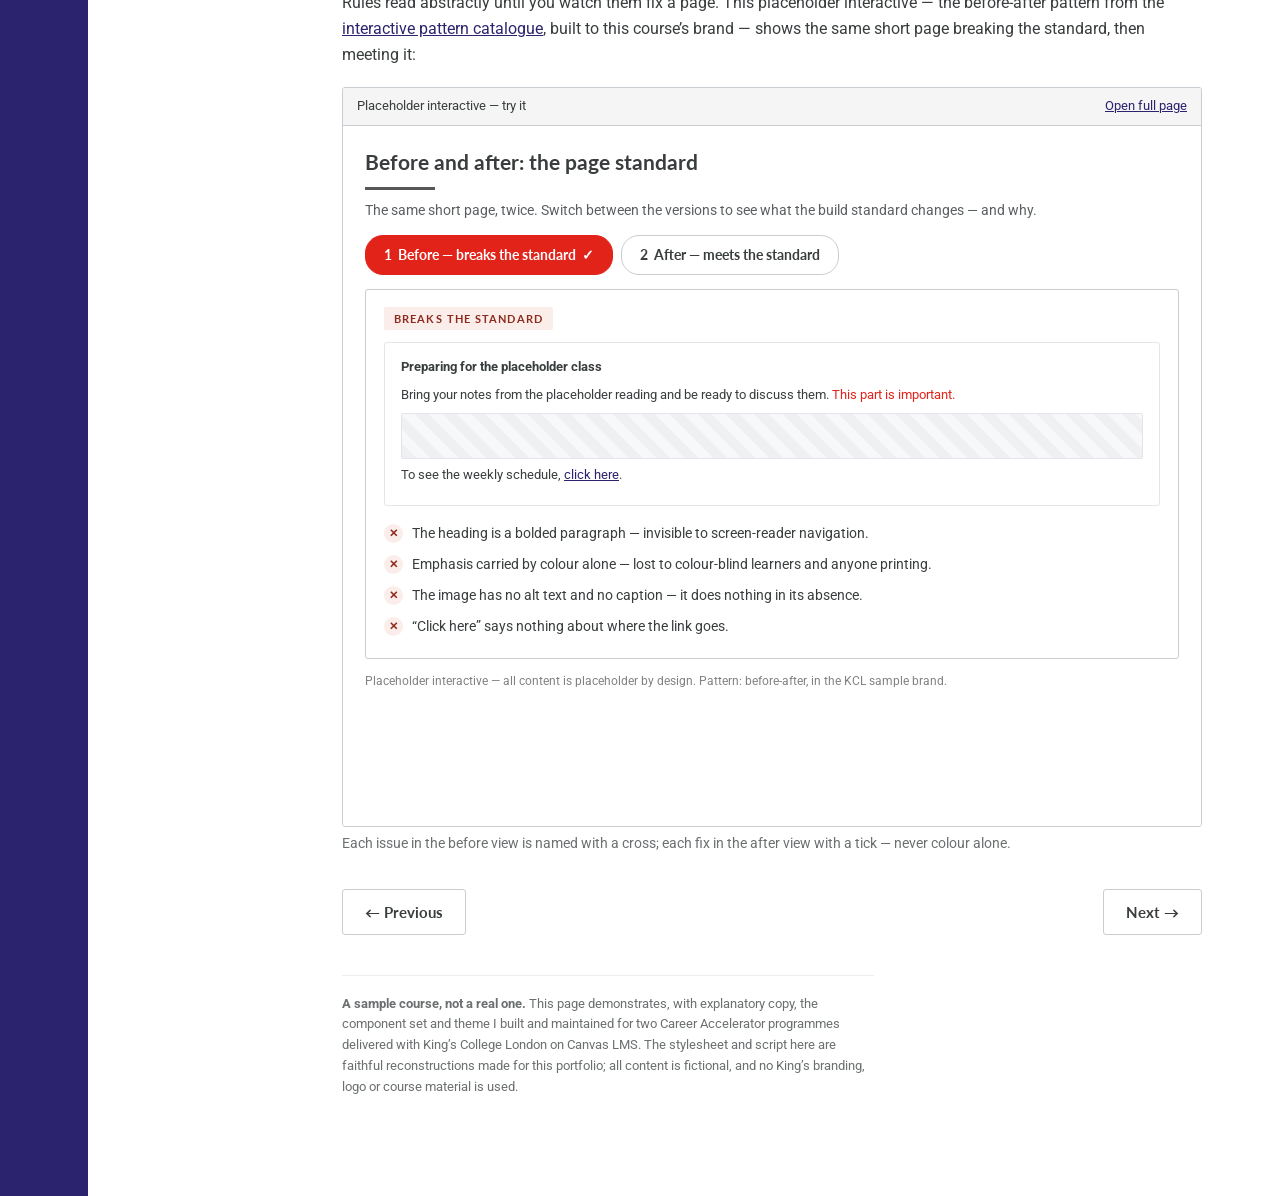
<file: reading-content.html>
<!DOCTYPE html>
<html lang="en">
<head>
<meta charset="utf-8">
<meta name="viewport" content="width=device-width, initial-scale=1">
<title>Starting point and standard — KCL_SAMPLE</title>
<link rel="preconnect" href="https://fonts.googleapis.com">
<link rel="preconnect" href="https://fonts.gstatic.com" crossorigin>
<link href="https://fonts.googleapis.com/css2?family=Lato:wght@400;700&family=Roboto:ital,wght@0,400;0,700;1,400&display=swap" rel="stylesheet">
<link rel="stylesheet" href="styles.css">
<script src="theme.js" defer></script>
</head>
<body>
<a class="skip" href="#content">Skip to content</a>
<div class="lms">
  <div class="rail" role="presentation"><div class="logo" aria-hidden="true">LMS</div><a href="#content"><svg viewBox="0 0 22 24" aria-hidden="true"><circle cx="11" cy="7" r="4"/><path d="M3 20c1.5-4 5-6 8-6s6.5 2 8 6"/></svg><span>Account</span></a><a href="#content"><svg viewBox="0 0 22 24" aria-hidden="true"><circle cx="11" cy="12" r="8"/><path d="M11 12l4-4"/></svg><span>Dashboard</span></a><a href="#content"><svg viewBox="0 0 22 24" aria-hidden="true"><path d="M4 4h10a3 3 0 0 1 3 3v13H7a3 3 0 0 0-3 3z"/><path d="M4 4v16"/></svg><span>Courses</span></a><a href="#content"><svg viewBox="0 0 22 24" aria-hidden="true"><rect x="3" y="5" width="16" height="15" rx="2"/><path d="M3 10h16M7 3v4M15 3v4"/></svg><span>Calendar</span></a><a href="#content"><svg viewBox="0 0 22 24" aria-hidden="true"><rect x="3" y="4" width="16" height="14" rx="2"/><path d="M3 6l8 7 8-7"/></svg><span>Inbox</span></a><a href="#content"><svg viewBox="0 0 22 24" aria-hidden="true"><circle cx="11" cy="11" r="8"/><path d="M8.5 9a2.5 2.5 0 1 1 3.5 2.3c-.8.4-1 .9-1 1.7"/><circle cx="11" cy="16" r=".5"/></svg><span>Help</span></a></div>
  <div class="main">
    <div class="crumbs"><a href="index.html">KCL_SAMPLE</a> <span>›</span> <span>Starting point and standard</span></div>
    <div class="layout">
      <nav class="coursenav" aria-label="Course navigation"><a href="index.html">Home</a><a href="reading-content.html" aria-current="page">Page 1</a><a href="callouts-navigation.html">Page 2</a><a href="media.html">Page 3</a><a href="interactive-activities.html">Page 4</a></nav>
      <main class="content" id="content">

<div class="banner"><div class="plate"><h1>Starting point and standard</h1></div></div>
<p class="lede">Most of a course is reading. The standard makes reading effortless, so attention goes to the ideas.</p>
<p>Every page follows the same contract: one page title, headings in strict order, body text at 16px with a line length that stays comfortable, and components used for their purpose rather than decoration. This page demonstrates the reading set.</p>
<h2 class="keyline">Headings carry the structure</h2>
<p>An H2 marks each major section and carries the short keyline you can see above — a quiet visual anchor that also keeps skimming honest. H3 and H4 subdivide without ever skipping a level, because screen reader users navigate by heading order, not by appearance.</p>
<h3>Lists do the sorting</h3>
<p>Use a list when items are parallel; use prose when they are not. For example, a page in this standard needs:</p>
<ul>
<li>one H1, supplied by the page banner;</li>
<li>headings in order, never chosen for their font size;</li>
<li>a purpose for every component — if the copy works as a paragraph, it stays a paragraph.</li>
</ul>
<h2 class="keyline">Wells hold asides</h2>
<p>A well is for content that supports the page without belonging to its argument — context, reminders, practicalities:</p>
<div class="box_content"><span class="label">Before the next class</span>
<p>Wells use the quietest grey in the palette so they sit beside the text, not on top of it. Anything urgent belongs in a note on the home page pattern instead.</p></div>
<h2 class="keyline">Downloads say what they are</h2>
<p>A download button names the file, its format and its size — learners on mobile data deserve to know before they tap:</p>
<p><a class="btn btn-primary btn-download" href="#" onclick="return false">Worksheet — sample brief (PDF, 180 KB)</a></p>
<h2 class="keyline">Tables are for data</h2>
<p>A table earns its place only when rows and columns both mean something:</p>
<table class="sample">
<tr><th scope="col">Component</th><th scope="col">Used for</th><th scope="col">Never for</th></tr>
<tr><td>Well</td><td>Supporting asides</td><td>Emphasis</td></tr>
<tr><td>Note</td><td>The one thing to remember</td><td>General content</td></tr>
<tr><td>Accordion</td><td>Long parallel detail</td><td>Hiding required reading</td></tr>
</table>
<h2 class="keyline">See the standard at work</h2>
<p>Rules read abstractly until you watch them fix a page. This placeholder interactive — the before-after pattern from the <a href="https://aidacarlon01.github.io/interactive-catalogue/" target="_blank" rel="noopener">interactive pattern catalogue</a>, built to this course’s brand — shows the same short page breaking the standard, then meeting it:</p>
<figure>
<div style="border:1px solid var(--grey-border);border-radius:3px;overflow:hidden">
<div style="display:flex;justify-content:space-between;align-items:center;background:var(--grey-well);border-bottom:1px solid var(--grey-border);padding:8px 14px;font-size:13px"><span>Placeholder interactive — try it</span><a href="interactives/before-after/index.html" target="_blank" rel="noopener">Open full page</a></div>
<iframe src="interactives/before-after/index.html" title="Before and after: the page standard — placeholder interactive" width="100%" height="700" loading="lazy" style="display:block;border:0"></iframe>
</div>
<figcaption>Each issue in the before view is named with a cross; each fix in the after view with a tick — never colour alone.</figcaption>
</figure>
<div class="pager"><a class="btn btn-secondary" href="index.html">← Previous</a><a class="btn btn-secondary" href="callouts-navigation.html">Next →</a></div>

<footer class="note"><p><strong>A sample course, not a real one.</strong> This page demonstrates, with explanatory copy, the component set and theme I built and maintained for two Career Accelerator programmes delivered with King’s College London on Canvas LMS. The stylesheet and script here are faithful reconstructions made for this portfolio; all content is fictional, and no King’s branding, logo or course material is used.</p></footer>
      </main>
    </div>
  </div>
</div>
</body>
</html>
</file>
<file: styles.css>
/* KCL sample course — theme stylesheet.
   A faithful, self-contained reconstruction of the component styles used in the
   KCL Career Accelerator Canvas theme, for demonstration only. */

:root{
  --red:#E2231A;          /* brand primary — actions, course nav */
  --indigo:#2C236F;       /* global nav, body links */
  --ink:#393D3E;          /* body text */
  --keyline:#575756;      /* H2 underline bar */
  --grey-head:#E3E5E8;    /* accordion header */
  --grey-border:#C7CDD1;
  --grey-panel:#F8F9FA;   /* accordion panel */
  --grey-well:#F5F5F5;    /* wells (box_content) */
  --line:#D4D7DE;
}
*,*::before,*::after{box-sizing:border-box}
body{margin:0;background:#fff;color:var(--ink);font-family:'Roboto',Arial,sans-serif;font-size:16px;line-height:1.6}
h1,h2,h3,h4{font-family:'Lato','Roboto',Arial,sans-serif;color:var(--ink);line-height:1.25;margin:1.4em 0 .5em;font-weight:700}
h1{font-size:30px;margin-top:0}
h2{font-size:26px}
h2.keyline::after{content:"";display:block;width:100px;border-top:3px solid var(--keyline);margin-top:10px}
h3{font-size:20px}
h4{font-size:17px}
p{margin:0 0 14px}
a{color:var(--indigo)}
a:hover{color:var(--red)}
:focus-visible{outline:3px solid var(--indigo);outline-offset:2px;border-radius:2px}
.skip{position:absolute;left:-9999px;top:0;background:#fff;color:var(--indigo);padding:10px 16px;z-index:50}
.skip:focus{left:8px;top:8px}

/* ---------- LMS chrome ---------- */
.lms{display:flex;min-height:100vh}
.rail{width:88px;background:var(--indigo);color:#fff;flex:none;display:flex;flex-direction:column;align-items:center;padding:10px 0;gap:4px}
.rail .logo{width:56px;height:56px;background:var(--red);display:flex;align-items:center;justify-content:center;
  font-family:'Lato';font-weight:700;font-size:15px;letter-spacing:.04em;margin-bottom:10px}
.rail a{color:#fff;text-decoration:none;font-size:11px;display:flex;flex-direction:column;align-items:center;gap:4px;padding:9px 4px;width:100%}
.rail a:hover{background:rgba(255,255,255,.12);color:#fff}
.rail svg{width:22px;height:22px;fill:none;stroke:#fff;stroke-width:1.7;stroke-linecap:round;stroke-linejoin:round}
.main{flex:1;min-width:0}
.crumbs{border-bottom:1px solid #eee;padding:14px 24px;font-size:14.5px}
.crumbs a{color:var(--indigo);text-decoration:none}
.crumbs span{color:#6b6f70}
.layout{display:flex;gap:40px;padding:24px;max-width:1280px}
nav.coursenav{width:190px;flex:none;font-size:14.5px}
nav.coursenav a{display:block;color:var(--red);text-decoration:none;padding:7px 10px;border-left:3px solid transparent}
nav.coursenav a:hover{text-decoration:underline}
nav.coursenav a[aria-current="page"]{color:#000;font-weight:700;border-left-color:#000}
.content{flex:1;min-width:0;max-width:860px;padding-bottom:60px}
@media(max-width:900px){.layout{flex-direction:column;gap:10px}nav.coursenav{width:auto;display:flex;flex-wrap:wrap}.rail{width:62px}.rail a span{display:none}}

/* ---------- banner ---------- */
.banner{position:relative;height:200px;border-radius:2px;margin-bottom:26px;overflow:hidden;
  border-bottom:4px solid var(--red);
  background:linear-gradient(105deg,#0E6E68 0%,#139187 36%,#45286E 36%,#7343A7 74%,var(--indigo) 100%)}
.banner::before{content:"";position:absolute;left:36px;top:34px;border-style:solid;
  border-width:15px 0 15px 25px;border-color:transparent transparent transparent rgba(255,255,255,.4)}
.banner::after{content:"";position:absolute;left:74px;top:70px;border-style:solid;
  border-width:11px 0 11px 18px;border-color:transparent transparent transparent rgba(255,255,255,.28)}
.banner .plate{position:absolute;left:50%;top:50%;transform:translate(-50%,-50%);background:#fff;
  box-shadow:0 2px 10px rgba(0,0,0,.08);padding:16px 30px;min-width:55%;}
.banner .plate h1{font-size:24px;font-weight:400;margin:0}

/* ---------- components ---------- */
.lede{font-weight:700;margin-bottom:14px}
.box_content{background:var(--grey-well);padding:16px 20px;border-radius:2px;margin:0 0 18px}
.box_content p:last-child{margin-bottom:0}
.box_content .label{font-family:'Lato';font-weight:700;display:block;margin-bottom:4px}

blockquote{margin:22px 0;padding:4px 0 4px 22px;border-left:4px solid var(--red);font-size:18px;font-style:italic}
blockquote .credit{display:block;font-size:14px;font-style:normal;color:#6b6f70;margin-top:8px}

.btn{display:inline-block;font-family:'Lato';font-weight:700;font-size:15px;text-decoration:none;
  border-radius:3px;padding:10px 22px;cursor:pointer;border:1px solid transparent}
.btn-primary{background:var(--red);color:#fff}
.btn-primary:hover{background:#c41e16;color:#fff}
.btn-secondary{background:#fff;color:var(--ink);border-color:var(--grey-border)}
.btn-secondary:hover{background:var(--grey-well)}
.btn-download::before{content:"\2913\00a0\00a0"}

/* accordion — native HTML rebuild */
details.accordion{border:1px solid var(--grey-border);border-radius:3px;margin-bottom:10px;overflow:hidden}
details.accordion summary{background:var(--grey-head);padding:10px 14px;font-weight:700;cursor:pointer;list-style:none;position:relative;padding-right:40px}
details.accordion summary::-webkit-details-marker{display:none}
details.accordion summary::after{content:"";position:absolute;right:16px;top:50%;width:9px;height:9px;
  border-right:2px solid var(--ink);border-bottom:2px solid var(--ink);transform:translateY(-70%) rotate(45deg);transition:transform .15s}
details.accordion[open] summary::after{transform:translateY(-30%) rotate(225deg)}
details.accordion .panel{background:var(--grey-panel);padding:12px 14px;border-top:1px solid var(--grey-border)}
details.accordion .panel p:last-child{margin-bottom:0}
@media (prefers-reduced-motion: reduce){details.accordion summary::after{transition:none}}

/* video */
.video{position:relative;background:#121417;aspect-ratio:16/9;border-radius:2px;display:flex;align-items:center;justify-content:center;margin:6px 0 10px}
.video .play{width:62px;height:62px;border-radius:50%;background:var(--red);border:0;cursor:pointer;position:relative}
.video .play::after{content:"";position:absolute;left:55%;top:50%;transform:translate(-50%,-50%);
  border-style:solid;border-width:11px 0 11px 18px;border-color:transparent transparent transparent #fff}
.video .vtitle{position:absolute;left:14px;bottom:10px;color:#fff;font-size:13px;opacity:.85}
.transcript-button{font-family:'Lato';font-weight:700;font-size:14px;color:var(--indigo);background:#fff;
  border:1px solid var(--grey-border);border-radius:3px;padding:8px 16px;cursor:pointer}
.transcript-button[aria-expanded="true"]{background:var(--grey-well)}
.transcript{margin-top:10px}

/* figure */
figure{margin:20px 0}
figure .imgph{height:190px;background:repeating-linear-gradient(45deg,#eef0f2 0 14px,#f7f8f9 14px 28px);
  border:1px solid var(--line);border-radius:2px;display:flex;align-items:center;justify-content:center;color:#6b6f70;font-size:14px}
figcaption{font-size:13.5px;color:#6b6f70;margin-top:6px}

/* explore / overview cards */
.cards{display:grid;grid-template-columns:1fr 1fr;gap:16px;margin:16px 0 22px}
@media(max-width:700px){.cards{grid-template-columns:1fr}}
.card{border:1px solid var(--grey-border);border-radius:3px;padding:18px;text-decoration:none;color:var(--ink);display:block}
.card:hover{box-shadow:0 3px 12px rgba(0,0,0,.09);color:var(--ink)}
.card h3{margin:0 0 6px;font-size:17px;color:var(--indigo)}
.card p{margin:0;font-size:14px}
.overview-card{border:1px solid var(--grey-border);border-radius:3px;padding:20px;text-align:center}
.overview-card p{font-size:14.5px}

/* action card */
.action{border:1px solid var(--grey-border);border-left:4px solid var(--red);border-radius:3px;padding:18px 20px;margin:26px 0}

/* glossary */
a.glossary{color:var(--red);text-decoration:underline dotted;cursor:pointer}
dialog.glossary-modal{border:1px solid var(--grey-border);border-radius:4px;max-width:420px;padding:22px 24px}
dialog.glossary-modal::backdrop{background:rgba(44,35,111,.35)}
dialog.glossary-modal h3{margin-top:0}
dialog.glossary-modal .close{float:right;border:0;background:none;font-size:20px;cursor:pointer;color:var(--ink)}

/* palette swatches */
.swatches{display:grid;grid-template-columns:repeat(auto-fill,minmax(180px,1fr));gap:14px;margin:16px 0}
.swatch{border:1px solid var(--line);border-radius:3px;overflow:hidden;font-size:13px}
.swatch .chip{height:64px}
.swatch .meta{padding:8px 12px}
.swatch .meta b{display:block}

/* tables */
table.sample{border-collapse:collapse;width:100%;font-size:14.5px;margin:14px 0}
table.sample th{background:var(--grey-well);text-align:left}
table.sample th,table.sample td{border:1px solid var(--line);padding:8px 12px}

/* pager */
.pager{display:flex;justify-content:space-between;margin-top:34px;gap:12px}

/* icon note card (as used in the live courses) */
.notecard{border:1px solid var(--grey-border);border-radius:3px;padding:14px 18px;margin:0 0 18px}
.notecard .nlabel{display:flex;align-items:center;gap:8px;font-family:'Lato';font-weight:700;color:#7343A7;margin-bottom:6px}
.notecard .nlabel svg{width:17px;height:17px;fill:none;stroke:#7343A7;stroke-width:1.8;stroke-linecap:round;stroke-linejoin:round}
.notecard p{margin:0}

/* central glossary A-Z grid */
.azgrid{display:grid;grid-template-columns:repeat(6,1fr);max-width:540px;margin:14px 0;border-top:1px solid var(--line);border-left:1px solid var(--line)}
.azgrid a{display:block;text-align:center;padding:9px 0;border-right:1px solid var(--line);border-bottom:1px solid var(--line);
  color:var(--red);font-weight:700;font-size:14px;text-decoration:none}
.azgrid a:hover{background:var(--grey-well)}
dl.gloss{margin:10px 0 0;max-width:70ch}
dl.gloss dt{font-family:'Lato';font-weight:700;margin-top:10px}
dl.gloss dd{margin:2px 0 0}

footer.note{border-top:1px solid #eee;margin-top:40px;padding:18px 0 0;font-size:13px;color:#6b6f70;max-width:76ch}
</file>
